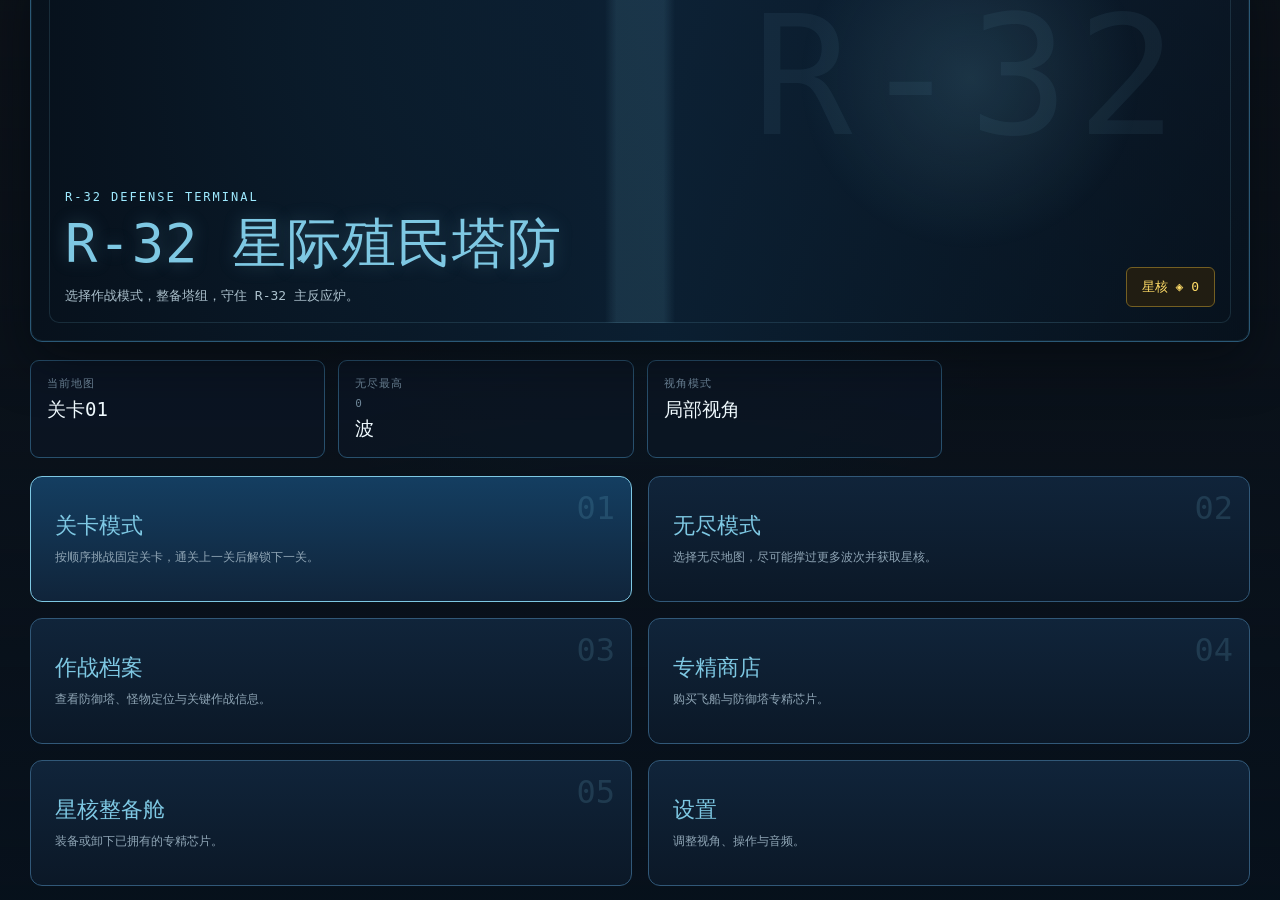
<file: index.html>
<!DOCTYPE html>
<html lang="zh-CN">
<head>
  <meta charset="UTF-8">
  <meta name="viewport" content="width=device-width, initial-scale=1.0">
  <meta http-equiv="refresh" content="0; url=demo.html">
  <title>R-32</title>
</head>
<body>
  <script>location.replace('demo.html');</script>
</body>
</html>
</file>
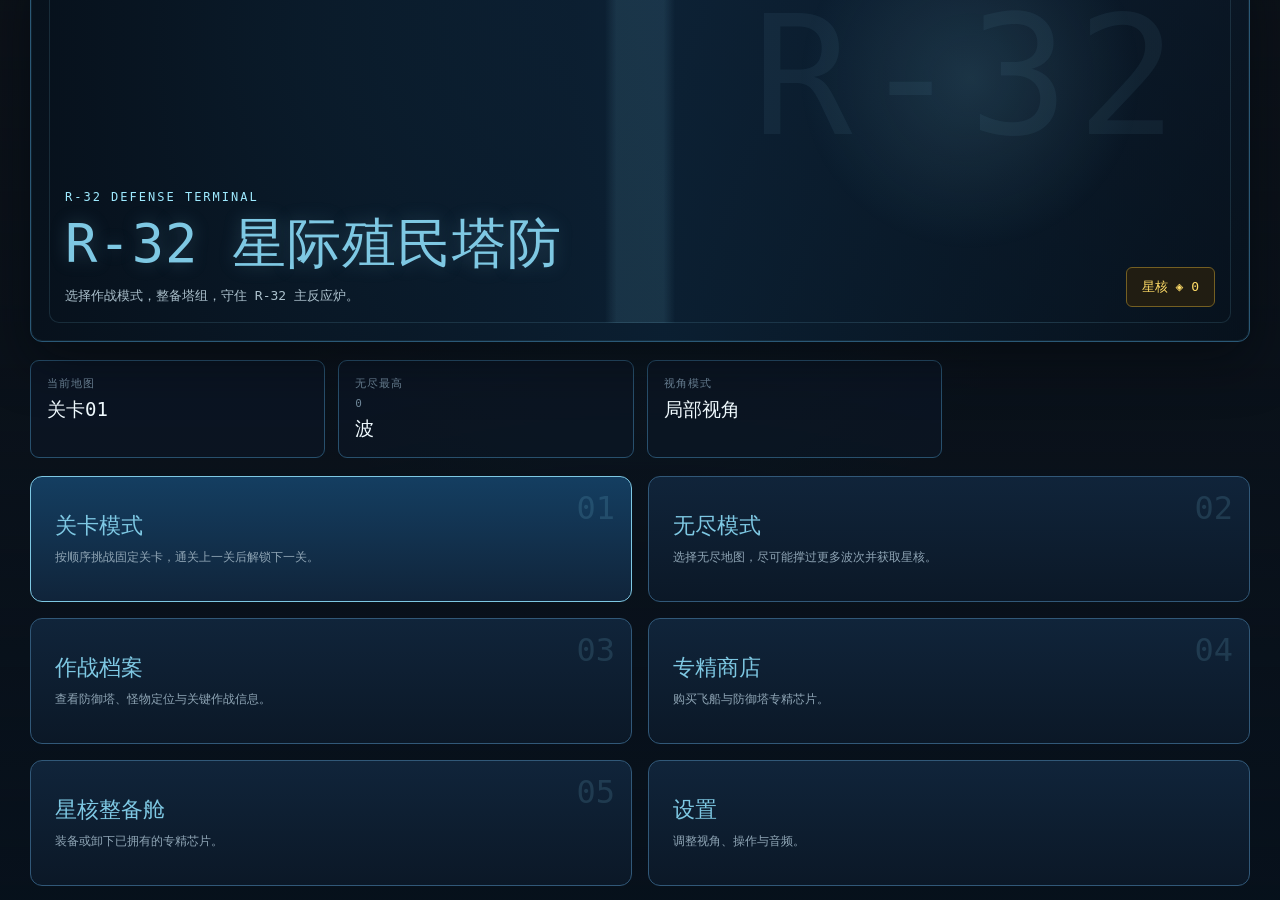
<file: demo.html>
<!DOCTYPE html>
<html lang="zh">
<head>
<meta charset="UTF-8"><meta name="viewport" content="width=device-width, initial-scale=1.0">
<meta http-equiv="Cache-Control" content="no-cache, no-store, must-revalidate">
<meta http-equiv="Pragma" content="no-cache">
<meta http-equiv="Expires" content="0">
<title>R-32 DEMO</title>
<link rel="stylesheet" href="src/styles/main.css?v=20260701-04">
</head>
<body>
<div class="page" id="selectPage">
<div class="homeShell">
  <section class="homePane active" id="homeMainPane">
    <div class="homeHero main">
      <div>
        <div class="homeKicker">R-32 DEFENSE TERMINAL</div>
        <h1>R-32 星际殖民塔防</h1>
        <div class="homeIntro">选择作战模式，整备塔组，守住 R-32 主反应炉。</div>
      </div>
      <div class="coreCount">星核 ◈ <span id="homeCoreCount">0</span></div>
    </div>
    <div class="homeSummaryGrid">
      <div class="summaryCard"><span>当前地图</span><strong id="homeCurrentMode">无尽模式一</strong></div>
      <div class="summaryCard"><span>无尽最高</span><strong><span id="homeBestWave">0</span> 波</strong></div>
      <div class="summaryCard"><span>视角模式</span><strong id="homeViewMode">局部视角</strong></div>
    </div>
    <div class="mainMenuActions">
      <button type="button" class="mainMenuBtn primary" data-home-pane="homeLevelPane" onclick="activateHomePane(this,event)"><strong>关卡模式</strong><span>按顺序挑战固定关卡，通关上一关后解锁下一关。</span></button>
      <button type="button" class="mainMenuBtn" data-home-pane="homeEndlessPane" onclick="activateHomePane(this,event)"><strong>无尽模式</strong><span>选择无尽地图，尽可能撑过更多波次并获取星核。</span></button>
      <button type="button" class="mainMenuBtn" data-home-pane="homeArchivePane" onclick="activateHomePane(this,event)"><strong>作战档案</strong><span>查看防御塔、怪物定位与关键作战信息。</span></button>
      <button type="button" class="mainMenuBtn" id="btnShop"><strong>专精商店</strong><span>购买飞船与防御塔专精芯片。</span></button>
      <button type="button" class="mainMenuBtn" id="btnMeta"><strong>星核整备舱</strong><span>装备或卸下已拥有的专精芯片。</span></button>
      <button type="button" class="mainMenuBtn" data-home-pane="homeSettingsPane" onclick="activateHomePane(this,event)"><strong>设置</strong><span>调整视角、操作与音频。</span></button>
      <button type="button" class="mainMenuBtn dev" id="btnEnemyTest"><strong>怪物攻击测试</strong><span>进入靶场快速生成怪物，验证攻击、弹道、分裂、自爆和反应炉伤害。</span></button>
    </div>
  </section>

  <section class="homePane" id="homeLevelPane">
    <div class="homeNavBar">
      <div class="homeNavTitle">
        <h2>关卡模式</h2>
        <p>固定关卡按顺序解锁，通关每关获得 1 星核。</p>
      </div>
      <button type="button" class="menuBtn" data-home-pane="homeMainPane" onclick="activateHomePane(this,event)">返回主界面</button>
    </div>
    <div class="homeStack">
      <section class="homeSection">
        <div class="modeGrid" data-mode-group="level">
          <div class="modeCard active" data-mode="level1">
            <strong>关卡01</strong>
            单入口长蛇形路线，基础战线与反应炉距离规则验证。
            <span class="modeMeta" data-level-state>可挑战</span>
          </div>
          <div class="modeCard" data-mode="level2">
            <strong>关卡02</strong>
            上下双入口在中段汇流，考验减速、AOE 与汇流点防守。
            <span class="modeMeta" data-level-state>未解锁</span>
          </div>
          <div class="modeCard" data-mode="level3">
            <strong>关卡03</strong>
            双入口绕行中央封闭区，拉扯内外圈战线与经济扩张。
            <span class="modeMeta" data-level-state>未解锁</span>
          </div>
          <div class="modeCard" data-mode="level4">
            <strong>关卡04</strong>
            三入口多线压迫，需要分线布防与火力转移。
            <span class="modeMeta" data-level-state>未解锁</span>
          </div>
          <div class="modeCard" data-mode="level5">
            <strong>关卡05</strong>
            四入口大地图关卡，原五关收束测试。
            <span class="modeMeta" data-level-state>未解锁</span>
          </div>
          <div class="modeCard" data-mode="level6">
            <strong>关卡06</strong>
            后续关卡，顶部核心与多方向夹击，15 波。
            <span class="modeMeta" data-level-state>未解锁</span>
          </div>
          <div class="modeCard" data-mode="level7">
            <strong>关卡07</strong>
            后续关卡，左侧核心与右侧多入口，15 波。
            <span class="modeMeta" data-level-state>未解锁</span>
          </div>
          <div class="modeCard" data-mode="level8">
            <strong>关卡08</strong>
            后续关卡，角落核心与长距离奔波，15 波。
            <span class="modeMeta" data-level-state>未解锁</span>
          </div>
          <div class="modeCard" data-mode="level9">
            <strong>关卡09</strong>
            后续关卡，使用当前第 4 份关卡数据，15 波。
            <span class="modeMeta" data-level-state>未解锁</span>
          </div>
        </div>
      </section>
      <section class="homeSection">
        <div class="sectionHead">
          <div>
            <h2>选择出击塔组</h2>
            <p>最多携带 10 种塔。根据战区压力配置本次防线。</p>
          </div>
          <div class="loadoutCounter"><span class="selCount">0</span>/10</div>
        </div>
        <div class="towerGrid" data-loadout-grid></div>
      </section>
      <section class="homeSection startDock">
        <div class="sectionHead">
          <div>
            <h2>确认出击</h2>
            <p class="modeHint">选择关卡01出击塔（最多10个）</p>
          </div>
          <div class="loadoutCounter"><span class="homeStartTowerCount">0</span>/10</div>
        </div>
        <button type="button" class="btnStartMode" disabled>开始关卡01</button>
      </section>
    </div>
  </section>

  <section class="homePane" id="homeEndlessPane">
    <div class="homeNavBar">
      <div class="homeNavTitle">
        <h2>无尽模式</h2>
        <p>选择无尽地图后配置塔组；每完整撑过 5 波结算 1 星核。</p>
      </div>
      <button type="button" class="menuBtn" data-home-pane="homeMainPane" onclick="activateHomePane(this,event)">返回主界面</button>
    </div>
    <div class="homeStack">
      <section class="homeSection">
        <div class="modeGrid" data-mode-group="endless">
          <div class="modeCard" data-mode="endless1">
            <strong>无尽模式一</strong>
            大物理地图，8 入口长廊压向中央主反应炉；每完整撑过 5 波结算 1 星核。
          </div>
        </div>
      </section>
      <section class="homeSection">
        <div class="sectionHead">
          <div>
            <h2>选择出击塔组</h2>
            <p>最多携带 10 种塔。准备长期覆盖、多线扩张与后期补强。</p>
          </div>
          <div class="loadoutCounter"><span class="selCount">0</span>/10</div>
        </div>
        <div class="towerGrid" data-loadout-grid></div>
      </section>
      <section class="homeSection startDock">
        <div class="sectionHead">
          <div>
            <h2>确认出击</h2>
            <p class="modeHint">选择无尽模式一出击塔（最多10个）</p>
          </div>
          <div class="loadoutCounter"><span class="homeStartTowerCount">0</span>/10</div>
        </div>
        <button type="button" class="btnStartMode" disabled>开始无尽模式一</button>
      </section>
    </div>
  </section>

  <section class="homePane archivePage" id="homeArchivePane">
    <div class="homeNavBar">
      <div class="homeNavTitle">
        <h2>作战档案</h2>
        <p>防御塔与怪物资料分栏归档。怪物速度以作战评级标记。</p>
      </div>
      <button type="button" class="menuBtn" data-home-pane="homeMainPane" onclick="activateHomePane(this,event)">返回主界面</button>
    </div>
    <section class="homeSection">
      <div class="archiveTabs" aria-label="档案分类">
        <button type="button" class="archiveTab active" data-archive-type="tower">防御塔</button>
        <button type="button" class="archiveTab" data-archive-type="enemy">怪物</button>
      </div>
      <div class="archiveLayout">
        <div class="archiveList" id="archiveList"></div>
        <div class="archiveDetail" id="archiveDetail"></div>
      </div>
    </section>
  </section>

  <section class="homePane" id="homeSettingsPane">
    <div class="homeNavBar">
      <div class="homeNavTitle">
        <h2>设置</h2>
        <p>调整视角、操作提示与音频状态。</p>
      </div>
      <button type="button" class="menuBtn" data-home-pane="homeMainPane" onclick="activateHomePane(this,event)">返回主界面</button>
    </div>
    <section class="homeSection">
      <div class="settingsLayout">
        <div class="settingsTabs" aria-label="设置分类">
          <button type="button" class="settingsTab active" data-settings-tab="display">显示与视角</button>
          <button type="button" class="settingsTab" data-settings-tab="controls">操作</button>
          <button type="button" class="settingsTab" data-settings-tab="audio">音频</button>
        </div>
        <div class="settingsPanel">
          <div class="settingsCategory active" data-settings-panel="display">
            <h3>显示与视角</h3>
            <p>选择适合当前战区的观察方式。</p>
            <div class="settingsRow">
              <div>
                <strong>当前视角：<span id="homeSettingsViewMode">局部视角</span></strong>
                <div class="settingsHint">全局视角适合看全局布防；局部视角适合大地图移动和细节操作。</div>
              </div>
              <button type="button" class="settingBtn" id="btnViewToggle" data-view-toggle onclick="ViewModeController.handleButton(this,event)">视角切换</button>
            </div>
            <div class="settingsRow">
              <div>
                <strong>小地图</strong>
                <div class="settingsHint">小地图是局部视角的配套显示，不再作为独立开关。</div>
              </div>
              <span class="archivePill">自动</span>
            </div>
          </div>
          <div class="settingsCategory" data-settings-panel="controls">
            <h3>操作</h3>
            <p>掌握移动、暂停与退出指令。</p>
            <div class="settingsRow">
              <div>
                <strong>移动与暂停</strong>
                <div class="settingsHint">WASD 移动；右键移动飞船；空格暂停。</div>
              </div>
            </div>
            <div class="settingsRow">
              <div>
                <strong>退出优先级</strong>
                <div class="settingsHint">ESC 优先退出当前操作，没有可退出内容时打开暂停菜单。</div>
              </div>
            </div>
          </div>
          <div class="settingsCategory" data-settings-panel="audio">
            <h3>音频</h3>
            <p>当前为静默作战。</p>
            <div class="settingsRow">
              <div>
                <strong>静默模式</strong>
                <div class="settingsHint">不会播放音乐或效果音。</div>
              </div>
            </div>
          </div>
        </div>
      </div>
    </section>
  </section>
</div>
</div>
<div class="page" id="metaPage">
<div class="metaHeader">
  <div>
    <h2>星核整备舱</h2>
    <div class="sub">装备或卸下已拥有的专精芯片。已装备芯片会在作战中生效。</div>
  </div>
  <div>
    <span class="coreCount">星核 ◈ <span id="metaCoreCount">0</span></span>
    <button class="menuBtn" id="btnMetaArchive">查看作战档案</button>
    <button class="menuBtn" id="btnMetaBack">返回部署终端</button>
  </div>
</div>
<div class="metaBody metaSystem">
  <aside class="metaRail" aria-label="整备分类">
    <button type="button" class="metaRailBtn active" data-meta-screen="equip" data-meta-group="ship">
      <strong>舰载系统</strong><span>飞船与反应炉芯片</span>
    </button>
    <button type="button" class="metaRailBtn" data-meta-screen="equip" data-meta-group="tower">
      <strong>防御塔</strong><span>塔专精芯片</span>
    </button>
  </aside>
  <section class="metaWorkspace">
    <div class="metaSectionHead">
      <div>
        <h3 id="metaEquipTitle">舰载系统</h3>
        <p id="metaEquipHint">选择芯片查看装备状态与前置条件。</p>
      </div>
      <span class="metaBadge" id="metaEquipSummary">0 已装备</span>
    </div>
    <div class="metaGrid active" id="shipMetaGrid" data-meta-group-panel="ship"></div>
    <div class="metaGrid" id="towerMetaGrid" data-meta-group-panel="tower"></div>
  </section>
  <aside class="metaDetailPanel" id="metaEquipDetail"></aside>
</div>
</div>
<div class="page" id="shopPage">
<div class="metaHeader">
  <div>
    <h2>专精商店</h2>
    <div class="sub">使用星核购买飞船与防御塔专精芯片。芯片需要在星核整备舱装备后生效。</div>
  </div>
  <div>
    <span class="coreCount">星核 ◈ <span id="shopCoreCount">0</span></span>
    <button class="menuBtn" id="btnShopArchive">查看作战档案</button>
    <button class="menuBtn" id="btnShopBack">返回部署终端</button>
  </div>
</div>
<div class="metaBody metaSystem">
  <aside class="metaRail" aria-label="商店分类">
    <button type="button" class="metaRailBtn active" data-meta-screen="shop" data-meta-group="ship">
      <strong>舰载系统</strong><span>飞船与反应炉芯片</span>
    </button>
    <button type="button" class="metaRailBtn" data-meta-screen="shop" data-meta-group="tower">
      <strong>防御塔</strong><span>塔专精芯片</span>
    </button>
  </aside>
  <section class="metaWorkspace">
    <div class="metaSectionHead">
      <div>
        <h3 id="metaShopTitle">舰载系统</h3>
        <p id="metaShopHint">购买芯片后，需要进入整备舱装备才会生效。</p>
      </div>
      <span class="metaBadge" id="metaShopSummary">0 可购买</span>
    </div>
    <div class="metaGrid active" id="shopShipGrid" data-meta-group-panel="ship"></div>
    <div class="metaGrid" id="shopTowerGrid" data-meta-group-panel="tower"></div>
  </section>
  <aside class="metaDetailPanel" id="metaShopDetail"></aside>
</div>
</div>
<div class="page" id="gamePage" style="display:none;flex-direction:column">
<div id="hud">
  <div class="hud-item">⚡<span id="hudEnergy">200</span> <span style="color:#44ff88">+<span id="hudIncome">5</span>/s</span></div>
  <div class="hud-item">核心 <span id="hudReactor">200</span></div>
  <div class="hud-item">小反应炉 <span id="hudSmallReactors">0/5</span></div>
  <div class="hud-item">波次 <span id="hudWave">1</span></div>
  <div class="hud-item">完成 <span id="hudCompleted">0</span></div>
  <div class="hud-item">残敌 <span id="hudEnemies">0</span></div>
  <div class="hud-item">塔 <span id="hudTowers">0</span></div>
  <div class="hud-item"><span id="hudPhase">准备 10.0s</span></div>
  <div class="hud-item">FPS <span id="hudFps">--</span></div>
</div>
<div id="miniMapWrap">
  <canvas id="miniMap" width="262" height="166"></canvas>
  <div class="miniMapLabel">TACTICAL MAP</div>
</div>
<div id="controlHints">
  <span>右键</span>移动 · <span>B</span>建造 · <span>1-0</span>选塔 · <span>R</span>小反应炉 · <span>滚轮</span>切换 · <span>V/U</span>升级 · <span>X</span>出售 · <span>Esc/空格</span>暂停
</div>
<div id="enemyTestPanel">
  <div class="enemyTestHead">
    <strong>怪物攻击沙盒</strong>
    <span>纯沙盒</span>
  </div>
  <label>怪物
    <select id="enemyTestEnemy"></select>
  </label>
  <label>数量
    <input id="enemyTestCount" type="number" min="1" max="200" value="10">
  </label>
  <label>出怪间隔 ms
    <input id="enemyTestInterval" type="number" min="80" max="3000" step="10" value="450">
  </label>
  <div class="enemyTestInfo" id="enemyTestInfo"></div>
  <div class="enemyTestActions">
    <button type="button" id="enemyTestStart">开始</button>
    <button type="button" id="enemyTestStop">结束</button>
    <button type="button" id="enemyTestClear">清怪</button>
    <button type="button" id="enemyTestReset">重置沙盒</button>
  </div>
  <div class="enemyTestHp" id="enemyTestHp"></div>
  <div class="enemyTestLog" id="enemyTestLog"></div>
</div>
<div id="buildPanel"></div>
<div id="twPanel">
  <div class="twPanelHead">
    <h3 id="twName">-</h3>
    <button type="button" class="panelClose" id="btnCloseTw" title="关闭面板">×</button>
  </div>
  <div id="twStats"></div>
  <div id="twUpgradePreview"></div>
  <button type="button" class="drone-energy on" id="btnDroneEnergy">自动补员耗能：允许</button>
  <button type="button" class="upg" id="btnUpgrade">
    升级 <span id="twUpCost">-</span><span class="key">V</span>
  </button>
  <div class="tw-action-hint" id="twActionHint"></div>
  <button type="button" class="sell" id="btnSell">
    出售 <span id="twSell">-</span><span class="key">X</span>
  </button>
</div>
<div id="channelPanel">
  <div class="channelHead">
    <span id="channelLabel">正在建造</span>
    <span id="channelTime">0.0s</span>
  </div>
  <div class="channelTrack"><div class="channelFill" id="channelFill"></div></div>
  <div class="channelHint">离开操作范围会中断 · Esc 取消读条</div>
</div>
</div>
<div id="gameOverPanel">
  <div class="gameOverCard">
    <h2>防线失守</h2>
    <p>完整撑过 <strong id="resultWaves">0</strong> 波</p>
    <p class="reward">本局获得 ◈ <span id="resultReward">0</span> 星核</p>
    <p>现有星核：<strong id="resultCores">0</strong></p>
    <button class="menuBtn" id="btnReturnHome">返回主页面</button>
  </div>
</div>
<div id="pausePanel">
  <div class="pauseCard">
    <h2>游戏已暂停</h2>
    <p>Esc 或空格键可继续游戏</p>
    <div class="pauseSettings">
      <div class="settingsRow">
        <div>
          <strong>当前视角：<span id="pauseViewMode">局部视角</span></strong>
          <div class="settingsHint">暂停时也可以直接切换局部/全局视角。</div>
        </div>
        <button type="button" class="settingBtn" id="btnPauseViewToggle" data-view-toggle onclick="ViewModeController.handleButton(this,event)">视角切换</button>
      </div>
    </div>
    <div class="pauseActions">
      <button class="menuBtn" id="btnPauseContinue">继续游戏</button>
      <button class="menuBtn danger" id="btnPauseHome">返回主页面</button>
    </div>
  </div>
</div>
<script>
window.addEventListener('error',function(event){
  var target=event.target;
  if(!target||target.tagName!=='SCRIPT')return;
  var panel=document.getElementById('r32LoadErrorPanel');
  if(!panel){
    panel=document.createElement('div');
    panel.id='r32LoadErrorPanel';
    panel.style.cssText='position:fixed;inset:16px;z-index:10000;padding:18px;background:#080d16ee;color:#d8f6ff;border:1px solid #7ec8e3;border-radius:10px;font:14px/1.6 sans-serif';
    document.body.appendChild(panel);
  }
  panel.textContent='R-32 脚本加载失败：'+(target.getAttribute('src')||'unknown script');
},true);
</script>
<script src="vendor/phaser.min.js?v=20260701-01"></script>
<script src="src/data/towers.js?v=20260701-01"></script>
<script src="src/data/enemies.js?v=20260701-01"></script>
<script src="src/data/archive.js?v=20260701-01"></script>
<script src="src/data/meta.js?v=20260701-01"></script>
<script src="src/data/game-config.js?v=20260701-03"></script>
<script src="src/data/levels.js?v=20260701-01"></script>
<script src="src/data/imported-level-maps.js?v=20260701-03"></script>
<script src="src/core/map-utils.js?v=20260701-01"></script>
<script src="src/core/pathfinding.js?v=20260701-01"></script>
<script src="src/core/game-instance.js?v=20260701-01"></script>
<script src="src/core/debug-tools.js?v=20260701-01"></script>
<script src="src/ui/archive-ui.js?v=20260701-01"></script>
<script src="src/render/blueprint-art.js?v=20260701-01"></script>
<script src="src/render/texture-factory.js?v=20260701-01"></script>
<script src="src/game/scene-setup.js?v=20260701-01"></script>
<script src="src/game/minimap.js?v=20260701-01"></script>
<script src="src/game/input-controller.js?v=20260701-01"></script>
<script src="src/game/build-panel.js?v=20260701-01"></script>
<script src="src/game/placement-controller.js?v=20260701-01"></script>
<script src="src/game/tower-panel.js?v=20260701-01"></script>
<script src="src/game/drone-controller.js?v=20260701-01"></script>
<script src="src/game/combat-utils.js?v=20260701-03"></script>
<script src="src/game/tower-runtime.js?v=20260701-01"></script>
<script src="src/game/tower-healing.js?v=20260701-01"></script>
<script src="src/game/tower-special-attacks.js?v=20260701-01"></script>
<script src="src/game/tower-basic-attacks.js?v=20260701-01"></script>
<script src="src/game/tower-combat.js?v=20260701-01"></script>
<script src="src/game/projectile-controller.js?v=20260701-01"></script>
<script src="src/game/enemy-navigation.js?v=20260701-01"></script>
<script src="src/game/enemy-targeting.js?v=20260701-01"></script>
<script src="src/game/enemy-structures.js?v=20260701-01"></script>
<script src="src/game/enemy-status.js?v=20260701-01"></script>
<script src="src/game/enemy-combat.js?v=20260701-03"></script>
<script src="src/game/enemy-waves.js?v=20260701-02"></script>
<script src="src/game/enemy-controller.js?v=20260701-01"></script>
<script src="src/game/enemy-test-lab.js?v=20260701-01"></script>
<script src="src/game/player-runtime.js?v=20260701-01"></script>
<script src="src/game/hud-overlay.js?v=20260701-01"></script>
<script src="src/core/meta-store.js?v=20260701-01"></script>
<script src="src/core/runtime-maps.js?v=20260702-01"></script>
<script src="src/ui/view-settings.js?v=20260701-01"></script>
<script src="src/ui/draggable-panels.js?v=20260701-01"></script>
<script src="src/ui/meta-ui.js?v=20260701-01"></script>
<script src="src/ui/home-ui.js?v=20260701-04"></script>
<script src="src/ui/page-flow.js?v=20260701-01"></script>
<script src="src/game/game-scene.js?v=20260701-01"></script>
<script src="src/game/bootstrap.js?v=20260701-01"></script>
</body>
</html>
</file>
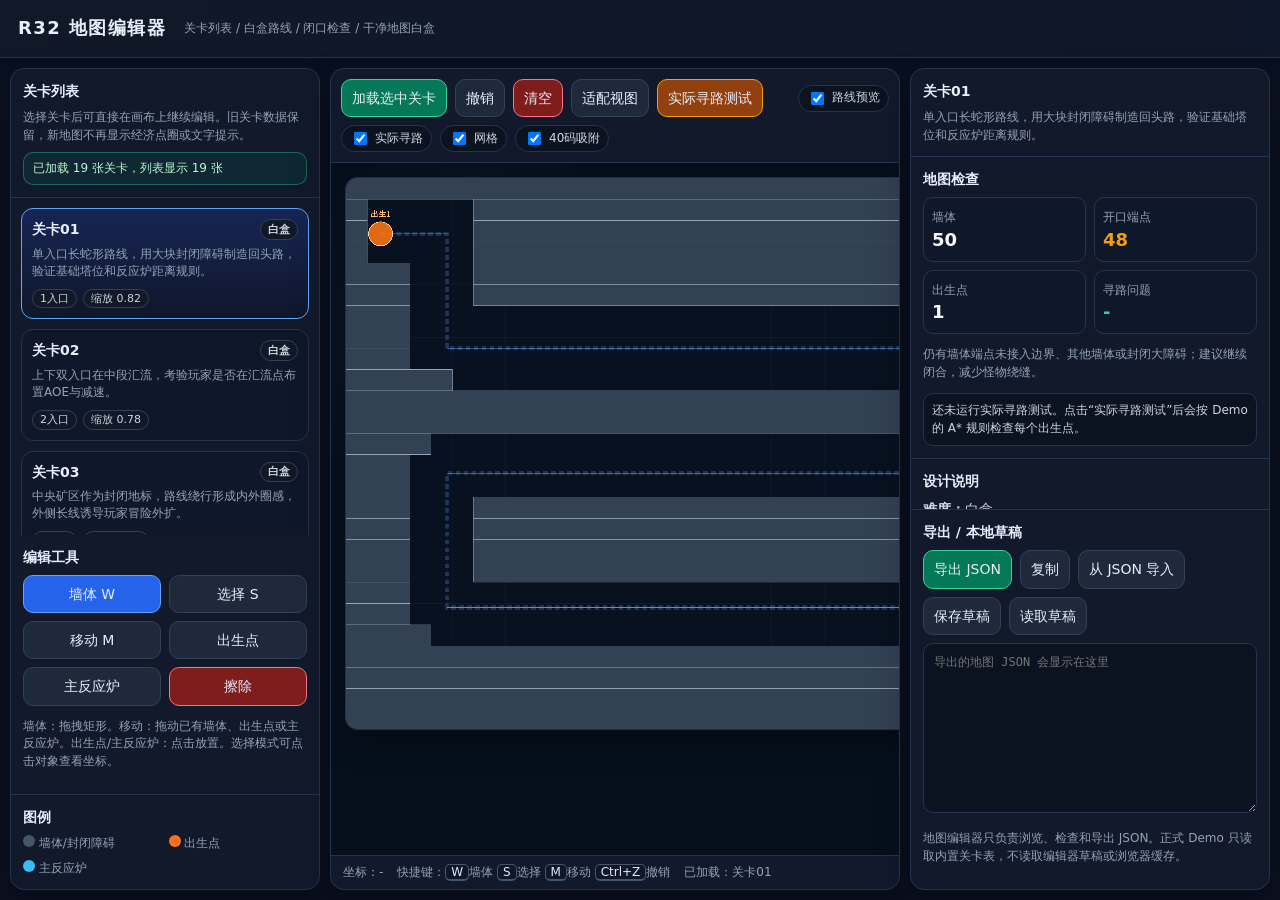
<file: map-editor.html>
<!DOCTYPE html>
<html lang="zh-CN">
<head>
  <meta charset="utf-8" />
  <meta name="viewport" content="width=device-width, initial-scale=1" />
  <title>R32 地图编辑器</title>
  <style>
    :root{
      --bg:#0b1020;
      --panel:#121a2c;
      --panel2:#17223a;
      --ink:#e8eefc;
      --muted:#94a3b8;
      --line:#25334f;
      --accent:#60a5fa;
      --accent2:#34d399;
      --warn:#f59e0b;
      --danger:#fb7185;
      --wall:#475569;
      --wallStroke:#94a3b8;
      --spawn:#f97316;
      --reactor:#38bdf8;
      --pocket:#a78bfa;
    }
    *{box-sizing:border-box}
    html,body{height:100%;margin:0;background:var(--bg);color:var(--ink);font:14px/1.45 "Microsoft YaHei",system-ui,-apple-system,BlinkMacSystemFont,"Segoe UI",sans-serif}
    body{display:grid;grid-template-rows:auto 1fr;overflow:hidden}
    header{height:58px;display:flex;align-items:center;gap:18px;padding:0 18px;border-bottom:1px solid var(--line);background:linear-gradient(90deg,#111827,#0f172a)}
    h1{font-size:18px;margin:0;letter-spacing:.08em}
    header .hint{color:var(--muted);font-size:12px}
    .wrap{min-height:0;display:grid;grid-template-columns:310px minmax(520px,1fr) 360px;gap:10px;padding:10px}
    aside,.stage,.inspector{min-height:0;border:1px solid var(--line);background:rgba(18,26,44,.96);border-radius:14px;box-shadow:0 18px 40px rgba(0,0,0,.24);overflow:hidden}
    aside,.inspector{display:flex;flex-direction:column}
    .section{padding:12px;border-bottom:1px solid var(--line)}
    .section:last-child{border-bottom:0}
    h2,h3{margin:0 0 8px;font-size:14px}
    .small{font-size:12px;color:var(--muted)}
    .levels{overflow:auto;padding:10px;display:flex;flex-direction:column;gap:10px}
    .level-card{border:1px solid var(--line);border-radius:12px;background:#0f172a;padding:10px;cursor:pointer;transition:.16s border,.16s transform,.16s background}
    .level-card:hover{transform:translateY(-1px);border-color:#3b82f6}
    .level-card.active{border-color:var(--accent);background:linear-gradient(180deg,#172554,#0f172a)}
    .level-title{display:flex;justify-content:space-between;gap:8px;font-weight:700}
    .tag{display:inline-flex;align-items:center;border:1px solid #334155;border-radius:999px;padding:1px 7px;font-size:11px;color:#cbd5e1;background:#111827;white-space:nowrap}
    .meta{display:flex;flex-wrap:wrap;gap:6px;margin-top:8px}
    .boot-status{margin-top:8px;border:1px solid rgba(52,211,153,.38);border-radius:10px;background:rgba(4,120,87,.16);color:#bbf7d0;padding:7px 9px;font-size:12px}
    .boot-status.bad{border-color:rgba(251,113,133,.7);background:rgba(127,29,29,.26);color:#fecdd3}
    .tools{display:grid;grid-template-columns:repeat(2,1fr);gap:8px}
    button,select,input,textarea{font:inherit}
    button{border:1px solid #334155;background:#1e293b;color:var(--ink);border-radius:10px;padding:8px 10px;cursor:pointer}
    button:hover{border-color:#60a5fa;background:#263449}
    button.active{background:#2563eb;border-color:#60a5fa}
    button.good{background:#047857;border-color:#34d399}
    button.warn{background:#92400e;border-color:#f59e0b}
    button.danger{background:#7f1d1d;border-color:#fb7185}
    .stage{display:grid;grid-template-rows:auto 1fr auto}
    .toolbar{display:flex;align-items:center;gap:8px;padding:10px;border-bottom:1px solid var(--line);flex-wrap:wrap}
    .toolbar .spacer{flex:1}
    .canvas-wrap{min-height:0;overflow:auto;background:
      radial-gradient(circle at 25% 25%,rgba(59,130,246,.09),transparent 30%),
      radial-gradient(circle at 75% 55%,rgba(52,211,153,.07),transparent 30%),
      #06101d;padding:14px}
    canvas{display:block;background:#07111f;border:1px solid #233047;border-radius:12px;box-shadow:0 10px 34px rgba(0,0,0,.35);image-rendering:auto}
    canvas.move-mode{cursor:move}
    .status{display:flex;gap:14px;align-items:center;padding:8px 12px;border-top:1px solid var(--line);color:var(--muted);font-size:12px;white-space:nowrap;overflow:hidden}
    .stats{display:grid;grid-template-columns:repeat(2,1fr);gap:8px}
    .stat{border:1px solid var(--line);border-radius:10px;padding:8px;background:#0f172a}
    .stat b{display:block;font-size:18px;color:#f8fafc}
    .notes{overflow:auto;padding-bottom:10px}
    .notes p{margin:8px 0;color:#cbd5e1}
    .notes ul{margin:8px 0 0 18px;padding:0;color:#cbd5e1}
    .notes li{margin:5px 0}
    textarea{width:100%;min-height:170px;resize:vertical;border:1px solid var(--line);border-radius:10px;background:#0b1220;color:#dbeafe;padding:10px;font-family:Consolas,monospace;font-size:12px}
    .row{display:flex;gap:8px;align-items:center;flex-wrap:wrap}
    .pill{display:inline-flex;align-items:center;gap:5px;border:1px solid var(--line);border-radius:999px;padding:3px 8px;background:#0b1220;color:#cbd5e1;font-size:12px}
    .legend{display:grid;grid-template-columns:repeat(2,1fr);gap:7px}
    .swatch{width:12px;height:12px;border-radius:50%;display:inline-block}
    .kbd{border:1px solid #475569;border-bottom-width:2px;border-radius:5px;padding:0 5px;background:#0f172a;color:#e2e8f0}
    .path-report{display:flex;flex-direction:column;gap:6px;margin-top:8px}
    .path-row{border:1px solid var(--line);border-radius:10px;background:#0b1220;padding:8px;color:#cbd5e1;font-size:12px}
    .path-row.ok{border-color:rgba(52,211,153,.45)}
    .path-row.warn{border-color:rgba(245,158,11,.7);background:rgba(146,64,14,.18)}
    .path-row.bad{border-color:rgba(251,113,133,.75);background:rgba(127,29,29,.18)}
    @media(max-width:1200px){
      .wrap{grid-template-columns:280px 1fr}
      .inspector{grid-column:1/3;min-height:260px}
      body{overflow:auto}
    }
  </style>
</head>
<body>
  <header>
    <h1>R32 地图编辑器</h1>
    <div class="hint">关卡列表 / 白盒路线 / 闭口检查 / 干净地图白盒</div>
  </header>

  <div class="wrap">
    <aside>
      <div class="section">
        <h2>关卡列表</h2>
        <div class="small">选择关卡后可直接在画布上继续编辑。旧关卡数据保留，新地图不再显示经济点圈或文字提示。</div>
        <div id="editorBootStatus" class="boot-status">正在检查关卡数据……</div>
      </div>
      <div id="levelList" class="levels"></div>
      <div class="section">
        <h3>编辑工具</h3>
        <div class="tools">
          <button data-mode="wall" class="active">墙体 W</button>
          <button data-mode="select">选择 S</button>
          <button data-mode="move">移动 M</button>
          <button data-mode="spawn">出生点</button>
          <button data-mode="reactor">主反应炉</button>
          <button data-mode="erase" class="danger">擦除</button>
        </div>
        <p class="small">墙体：拖拽矩形。移动：拖动已有墙体、出生点或主反应炉。出生点/主反应炉：点击放置。选择模式可点击对象查看坐标。</p>
      </div>
      <div class="section">
        <h3>图例</h3>
        <div class="legend small">
          <span><i class="swatch" style="background:var(--wall)"></i> 墙体/封闭障碍</span>
          <span><i class="swatch" style="background:var(--spawn)"></i> 出生点</span>
          <span><i class="swatch" style="background:var(--reactor)"></i> 主反应炉</span>
        </div>
      </div>
    </aside>

    <main class="stage">
      <div class="toolbar">
        <button id="loadLevel" class="good">加载选中关卡</button>
        <button id="undoBtn">撤销</button>
        <button id="clearBtn" class="danger">清空</button>
        <button id="fitBtn">适配视图</button>
        <button id="testPathBtn" class="warn">实际寻路测试</button>
        <span class="spacer"></span>
        <label class="pill"><input id="showRoutes" type="checkbox" checked> 路线预览</label>
        <label class="pill"><input id="showActualPaths" type="checkbox" checked> 实际寻路</label>
        <label class="pill"><input id="showGrid" type="checkbox" checked> 网格</label>
        <label class="pill"><input id="snapGrid" type="checkbox" checked> 40码吸附</label>
      </div>
      <div class="canvas-wrap" id="canvasWrap">
        <canvas id="map" width="7356" height="4144"></canvas>
      </div>
      <div class="status">
        <span id="coord">坐标：-</span>
        <span>快捷键：<span class="kbd">W</span>墙体 <span class="kbd">S</span>选择 <span class="kbd">M</span>移动 <span class="kbd">Ctrl+Z</span>撤销</span>
        <span id="saveState"></span>
      </div>
    </main>

    <aside class="inspector">
      <div class="section">
        <h2 id="levelName">-</h2>
        <div id="levelSummary" class="small"></div>
      </div>
      <div class="section">
        <h3>地图检查</h3>
        <div class="stats">
          <div class="stat"><span class="small">墙体</span><b id="wallCount">0</b></div>
          <div class="stat"><span class="small">开口端点</span><b id="openEnds">0</b></div>
          <div class="stat"><span class="small">出生点</span><b id="spawnCount">0</b></div>
          <div class="stat"><span class="small">寻路问题</span><b id="pathIssues">-</b></div>
        </div>
        <p id="checkHint" class="small"></p>
        <div id="pathReport" class="path-report"></div>
      </div>
      <div class="section notes">
        <h3>设计说明</h3>
        <div id="designNotes"></div>
      </div>
      <div class="section">
        <h3>导出 / 本地草稿</h3>
        <div class="row" style="margin-bottom:8px">
          <button id="exportBtn" class="good">导出 JSON</button>
          <button id="copyBtn">复制</button>
          <button id="importBtn">从 JSON 导入</button>
          <button id="saveDraftBtn">保存草稿</button>
          <button id="loadDraftBtn">读取草稿</button>
        </div>
        <textarea id="out" spellcheck="false" placeholder="导出的地图 JSON 会显示在这里"></textarea>
        <p class="small">地图编辑器只负责浏览、检查和导出 JSON。正式 Demo 只读取内置关卡表，不读取编辑器草稿或浏览器缓存。</p>
      </div>
    </aside>
  </div>

  <script src="src/data/imported-level-maps.js"></script>
  <script>
    const W = 7356;
    const H = 4144;
    const canvas = document.getElementById('map');
    const ctx = canvas.getContext('2d');
    const wrap = document.getElementById('canvasWrap');
    const $ = id => document.getElementById(id);
    const clone = value => JSON.parse(JSON.stringify(value));
    const outerWalls = () => [[0,0,W,80],[0,0,80,H],[W-80,0,80,H],[0,H-80,W,80]];
    const box = (x,y,w,h) => [x,y,w,h];
    const route = points => points.map(([x,y]) => ({x,y}));
    const CELL = 80;
    const NAV_CLEARANCE = 20;

    function distToSegment(px, py, ax, ay, bx, by){
      const vx = bx - ax, vy = by - ay;
      const len2 = vx*vx + vy*vy;
      if(len2 <= 0.0001) return Math.hypot(px - ax, py - ay);
      const t = Math.max(0, Math.min(1, ((px - ax) * vx + (py - ay) * vy) / len2));
      const x = ax + vx * t, y = ay + vy * t;
      return Math.hypot(px - x, py - y);
    }

    function pointNearRoutes(x, y, routeSets, radius){
      return routeSets.some(points => {
        for(let i=1;i<points.length;i++){
          if(distToSegment(x, y, points[i-1][0], points[i-1][1], points[i][0], points[i][1]) <= radius) return true;
        }
        return false;
      });
    }

    function corridorWalls(routeSets, radius=330, step=160){
      const rects = [];
      const cols = Math.ceil(W / step);
      const rows = Math.ceil(H / step);
      for(let r=0;r<rows;r++){
        let runStart = -1;
        for(let c=0;c<=cols;c++){
          const cx = c * step + step/2;
          const cy = r * step + step/2;
          const inBounds = c < cols;
          const insidePlayable = cx > 100 && cx < W-100 && cy > 100 && cy < H-100;
          const open = inBounds && insidePlayable && pointNearRoutes(cx, cy, routeSets, radius);
          const blocked = c < cols && !open;
          if(blocked && runStart < 0) runStart = c;
          if((!blocked || c === cols) && runStart >= 0){
            rects.push([runStart * step, r * step, (c - runStart) * step, step]);
            runStart = -1;
          }
        }
      }
      return rects;
    }

    function pathLength(points){
      let d = 0;
      for(let i=1;i<points.length;i++){
        const a = points[i-1], b = points[i];
        const ax = Array.isArray(a) ? a[0] : a.x, ay = Array.isArray(a) ? a[1] : a.y;
        const bx = Array.isArray(b) ? b[0] : b.x, by = Array.isArray(b) ? b[1] : b.y;
        d += Math.hypot(bx-ax, by-ay);
      }
      return d;
    }

    const LEGACY_EDITOR_LEVELS = [
  {
    "schemaVersion": 1,
    "kind": "level-map",
    "id": "polar-rift-lines",
    "name": "关卡06",
    "levelId": "polar-rift-lines",
    "levelName": "关卡06",
    "summary": "顶部核心，左右翼与下方夹击。中央裂隙形成双翼推进，保留原图顶部核心的紧张感。",
    "unitScale": 0.62,
    "worldSize": {
      "w": 7356,
      "h": 4144
    },
    "walls": [
      [
        0,
        0,
        7360,
        160
      ],
      [
        0,
        160,
        160,
        160
      ],
      [
        2080,
        160,
        1120,
        160
      ],
      [
        4160,
        160,
        1120,
        160
      ],
      [
        7200,
        160,
        160,
        160
      ],
      [
        0,
        320,
        160,
        160
      ],
      [
        2080,
        320,
        640,
        160
      ],
      [
        4640,
        320,
        640,
        160
      ],
      [
        7200,
        320,
        160,
        160
      ],
      [
        0,
        480,
        1440,
        160
      ],
      [
        2080,
        480,
        640,
        160
      ],
      [
        4640,
        480,
        640,
        160
      ],
      [
        5920,
        480,
        1440,
        160
      ],
      [
        0,
        640,
        1440,
        160
      ],
      [
        5920,
        640,
        1440,
        160
      ],
      [
        0,
        800,
        1440,
        160
      ],
      [
        5920,
        800,
        1440,
        160
      ],
      [
        0,
        960,
        1440,
        160
      ],
      [
        5920,
        960,
        1440,
        160
      ],
      [
        0,
        1120,
        1440,
        160
      ],
      [
        5920,
        1120,
        1440,
        160
      ],
      [
        0,
        1280,
        3040,
        160
      ],
      [
        4320,
        1280,
        3040,
        160
      ],
      [
        0,
        1440,
        2880,
        160
      ],
      [
        4480,
        1440,
        2880,
        160
      ],
      [
        0,
        1600,
        2720,
        160
      ],
      [
        3680,
        1600,
        160,
        160
      ],
      [
        4640,
        1600,
        2720,
        160
      ],
      [
        0,
        1760,
        2720,
        160
      ],
      [
        3520,
        1760,
        320,
        160
      ],
      [
        4640,
        1760,
        2720,
        160
      ],
      [
        0,
        1920,
        2560,
        160
      ],
      [
        3520,
        1920,
        480,
        160
      ],
      [
        4800,
        1920,
        2560,
        160
      ],
      [
        0,
        2080,
        2560,
        160
      ],
      [
        3360,
        2080,
        800,
        160
      ],
      [
        4800,
        2080,
        2560,
        160
      ],
      [
        0,
        2240,
        2560,
        160
      ],
      [
        3360,
        2240,
        800,
        160
      ],
      [
        4800,
        2240,
        2560,
        160
      ],
      [
        0,
        2400,
        2560,
        160
      ],
      [
        3360,
        2400,
        800,
        160
      ],
      [
        4800,
        2400,
        2560,
        160
      ],
      [
        0,
        2560,
        2560,
        160
      ],
      [
        3360,
        2560,
        800,
        160
      ],
      [
        4800,
        2560,
        2560,
        160
      ],
      [
        0,
        2720,
        1280,
        160
      ],
      [
        3360,
        2720,
        800,
        160
      ],
      [
        6080,
        2720,
        1280,
        160
      ],
      [
        0,
        2880,
        1280,
        160
      ],
      [
        3840,
        2880,
        320,
        160
      ],
      [
        6080,
        2880,
        1280,
        160
      ],
      [
        0,
        3040,
        1120,
        160
      ],
      [
        4000,
        3040,
        160,
        160
      ],
      [
        6240,
        3040,
        1120,
        160
      ],
      [
        0,
        3200,
        1120,
        160
      ],
      [
        4000,
        3200,
        320,
        160
      ],
      [
        6240,
        3200,
        1120,
        160
      ],
      [
        0,
        3360,
        1120,
        160
      ],
      [
        1760,
        3360,
        960,
        160
      ],
      [
        4000,
        3360,
        1600,
        160
      ],
      [
        7200,
        3360,
        160,
        160
      ],
      [
        0,
        3520,
        160,
        160
      ],
      [
        1760,
        3520,
        1600,
        160
      ],
      [
        4000,
        3520,
        1600,
        160
      ],
      [
        7200,
        3520,
        160,
        160
      ],
      [
        0,
        3680,
        160,
        160
      ],
      [
        1760,
        3680,
        1600,
        160
      ],
      [
        4000,
        3680,
        1600,
        160
      ],
      [
        7200,
        3680,
        160,
        160
      ],
      [
        0,
        3840,
        160,
        160
      ],
      [
        1760,
        3840,
        1600,
        160
      ],
      [
        4000,
        3840,
        3360,
        160
      ],
      [
        0,
        4000,
        7360,
        160
      ]
    ],
    "spawns": [
      [
        240,
        3800
      ],
      [
        7040,
        3600
      ],
      [
        180,
        180
      ],
      [
        7180,
        180
      ],
      [
        3680,
        3960
      ]
    ],
    "reactor": {
      "x": 3680,
      "y": 420
    },
    "pockets": [],
    "paths": [
      [
        [
          null,
          null
        ],
        [
          null,
          null
        ],
        [
          null,
          null
        ],
        [
          null,
          null
        ],
        [
          null,
          null
        ],
        [
          null,
          null
        ],
        [
          null,
          null
        ]
      ],
      [
        [
          null,
          null
        ],
        [
          null,
          null
        ],
        [
          null,
          null
        ],
        [
          null,
          null
        ],
        [
          null,
          null
        ],
        [
          null,
          null
        ],
        [
          null,
          null
        ]
      ],
      [
        [
          null,
          null
        ],
        [
          null,
          null
        ],
        [
          null,
          null
        ],
        [
          null,
          null
        ],
        [
          null,
          null
        ],
        [
          null,
          null
        ]
      ],
      [
        [
          null,
          null
        ],
        [
          null,
          null
        ],
        [
          null,
          null
        ],
        [
          null,
          null
        ],
        [
          null,
          null
        ],
        [
          null,
          null
        ]
      ],
      [
        [
          null,
          null
        ],
        [
          null,
          null
        ],
        [
          null,
          null
        ],
        [
          null,
          null
        ],
        [
          null,
          null
        ],
        [
          null,
          null
        ]
      ]
    ],
    "routes": [
      [
        [
          240,
          3800
        ],
        [
          1500,
          3800
        ],
        [
          1500,
          3060
        ],
        [
          2840,
          3060
        ],
        [
          2840,
          2140
        ],
        [
          3280,
          1540
        ],
        [
          3680,
          420
        ]
      ],
      [
        [
          7040,
          3600
        ],
        [
          5860,
          3600
        ],
        [
          5860,
          3060
        ],
        [
          4520,
          3060
        ],
        [
          4520,
          2140
        ],
        [
          4080,
          1540
        ],
        [
          3680,
          420
        ]
      ],
      [
        [
          180,
          180
        ],
        [
          1760,
          180
        ],
        [
          1760,
          1020
        ],
        [
          2980,
          1020
        ],
        [
          2980,
          620
        ],
        [
          3680,
          420
        ]
      ],
      [
        [
          7180,
          180
        ],
        [
          5600,
          180
        ],
        [
          5600,
          1020
        ],
        [
          4380,
          1020
        ],
        [
          4380,
          620
        ],
        [
          3680,
          420
        ]
      ],
      [
        [
          3680,
          3960
        ],
        [
          3680,
          3240
        ],
        [
          3000,
          3240
        ],
        [
          3000,
          2300
        ],
        [
          3360,
          1540
        ],
        [
          3680,
          420
        ]
      ]
    ],
    "notes": [
      "设计目的：继承用户原图“顶部核心、多方向夹击”，但用统一裂隙结构表达。",
      "炮塔考虑：左右翼中段适合小反应炉建前线；顶部核心区适合最终阻挡阵地。",
      "地图节奏：下方中心路更长，左右上路更快，形成波次中的前后压力差。"
    ]
  },
  {
    "schemaVersion": 1,
    "kind": "level-map",
    "id": "dual-wing-front",
    "name": "关卡07",
    "levelId": "dual-wing-front",
    "levelName": "关卡07",
    "summary": "左侧核心、右侧多入口。上翼和下翼路径长度接近，玩家不能只守一路，需要用小反应炉逐步外推。",
    "unitScale": 0.66,
    "worldSize": {
      "w": 7356,
      "h": 4144
    },
    "walls": [
      [
        0,
        0,
        7360,
        160
      ],
      [
        0,
        160,
        3040,
        160
      ],
      [
        3680,
        160,
        2080,
        160
      ],
      [
        7200,
        160,
        160,
        160
      ],
      [
        0,
        320,
        3040,
        160
      ],
      [
        3680,
        320,
        2080,
        160
      ],
      [
        7200,
        320,
        160,
        160
      ],
      [
        0,
        480,
        2080,
        160
      ],
      [
        3680,
        480,
        2080,
        160
      ],
      [
        7200,
        480,
        160,
        160
      ],
      [
        0,
        640,
        2080,
        160
      ],
      [
        3680,
        640,
        2080,
        160
      ],
      [
        6400,
        640,
        960,
        160
      ],
      [
        0,
        800,
        2080,
        160
      ],
      [
        3520,
        800,
        960,
        160
      ],
      [
        6400,
        800,
        960,
        160
      ],
      [
        0,
        960,
        2080,
        160
      ],
      [
        3360,
        960,
        960,
        160
      ],
      [
        6400,
        960,
        960,
        160
      ],
      [
        0,
        1120,
        2080,
        160
      ],
      [
        2720,
        1120,
        1600,
        160
      ],
      [
        6400,
        1120,
        960,
        160
      ],
      [
        0,
        1280,
        2080,
        160
      ],
      [
        2720,
        1280,
        640,
        160
      ],
      [
        4960,
        1280,
        2400,
        160
      ],
      [
        0,
        1440,
        1760,
        160
      ],
      [
        2720,
        1440,
        320,
        160
      ],
      [
        4960,
        1440,
        2400,
        160
      ],
      [
        0,
        1600,
        1440,
        160
      ],
      [
        2560,
        1600,
        480,
        160
      ],
      [
        4960,
        1600,
        2400,
        160
      ],
      [
        0,
        1760,
        1120,
        160
      ],
      [
        4960,
        1760,
        960,
        160
      ],
      [
        7200,
        1760,
        160,
        160
      ],
      [
        0,
        1920,
        960,
        160
      ],
      [
        4960,
        1920,
        960,
        160
      ],
      [
        7200,
        1920,
        160,
        160
      ],
      [
        0,
        2080,
        960,
        160
      ],
      [
        4960,
        2080,
        960,
        160
      ],
      [
        7200,
        2080,
        160,
        160
      ],
      [
        0,
        2240,
        960,
        160
      ],
      [
        7200,
        2240,
        160,
        160
      ],
      [
        0,
        2400,
        1440,
        160
      ],
      [
        6560,
        2400,
        800,
        160
      ],
      [
        0,
        2560,
        1920,
        160
      ],
      [
        6560,
        2560,
        800,
        160
      ],
      [
        0,
        2720,
        2240,
        160
      ],
      [
        6400,
        2720,
        960,
        160
      ],
      [
        0,
        2880,
        2240,
        160
      ],
      [
        5920,
        2880,
        1440,
        160
      ],
      [
        0,
        3040,
        2400,
        160
      ],
      [
        4000,
        3040,
        160,
        160
      ],
      [
        6240,
        3040,
        1120,
        160
      ],
      [
        0,
        3200,
        2400,
        160
      ],
      [
        4000,
        3200,
        160,
        160
      ],
      [
        6240,
        3200,
        1120,
        160
      ],
      [
        0,
        3360,
        2400,
        160
      ],
      [
        4000,
        3360,
        160,
        160
      ],
      [
        6240,
        3360,
        1120,
        160
      ],
      [
        0,
        3520,
        2560,
        160
      ],
      [
        4000,
        3520,
        1600,
        160
      ],
      [
        7200,
        3520,
        160,
        160
      ],
      [
        0,
        3680,
        3360,
        160
      ],
      [
        4000,
        3680,
        1600,
        160
      ],
      [
        7200,
        3680,
        160,
        160
      ],
      [
        0,
        3840,
        3360,
        160
      ],
      [
        4000,
        3840,
        1600,
        160
      ],
      [
        7200,
        3840,
        160,
        160
      ],
      [
        0,
        4000,
        7360,
        160
      ],
      [
        3860,
        1860,
        520,
        220
      ],
      [
        5280,
        2860,
        420,
        180
      ],
      [
        2640,
        2720,
        1120,
        320
      ]
    ],
    "spawns": [
      [
        7080,
        360
      ],
      [
        7080,
        2060
      ],
      [
        7080,
        3820
      ],
      [
        3720,
        3960
      ],
      [
        3300,
        240
      ]
    ],
    "reactor": {
      "x": 1240,
      "y": 2140
    },
    "pockets": [],
    "paths": [
      [
        [
          null,
          null
        ],
        [
          null,
          null
        ],
        [
          null,
          null
        ],
        [
          null,
          null
        ],
        [
          null,
          null
        ],
        [
          null,
          null
        ],
        [
          null,
          null
        ],
        [
          null,
          null
        ]
      ],
      [
        [
          null,
          null
        ],
        [
          null,
          null
        ],
        [
          null,
          null
        ],
        [
          null,
          null
        ],
        [
          null,
          null
        ],
        [
          null,
          null
        ],
        [
          null,
          null
        ]
      ],
      [
        [
          null,
          null
        ],
        [
          null,
          null
        ],
        [
          null,
          null
        ],
        [
          null,
          null
        ],
        [
          null,
          null
        ],
        [
          null,
          null
        ],
        [
          null,
          null
        ],
        [
          null,
          null
        ]
      ],
      [
        [
          null,
          null
        ],
        [
          null,
          null
        ],
        [
          null,
          null
        ],
        [
          null,
          null
        ],
        [
          null,
          null
        ]
      ],
      [
        [
          null,
          null
        ],
        [
          null,
          null
        ],
        [
          null,
          null
        ],
        [
          null,
          null
        ],
        [
          null,
          null
        ]
      ]
    ],
    "routes": [
      [
        [
          7080,
          360
        ],
        [
          6100,
          360
        ],
        [
          6100,
          1040
        ],
        [
          4700,
          1040
        ],
        [
          4700,
          1660
        ],
        [
          3320,
          1660
        ],
        [
          3320,
          2140
        ],
        [
          1240,
          2140
        ]
      ],
      [
        [
          7080,
          2060
        ],
        [
          6200,
          2060
        ],
        [
          6200,
          2600
        ],
        [
          4720,
          2600
        ],
        [
          4720,
          2180
        ],
        [
          3000,
          2180
        ],
        [
          1240,
          2140
        ]
      ],
      [
        [
          7080,
          3820
        ],
        [
          5960,
          3820
        ],
        [
          5960,
          3260
        ],
        [
          4400,
          3260
        ],
        [
          4400,
          2780
        ],
        [
          2480,
          2780
        ],
        [
          2480,
          2260
        ],
        [
          1240,
          2140
        ]
      ],
      [
        [
          3720,
          3960
        ],
        [
          3720,
          3340
        ],
        [
          2740,
          3340
        ],
        [
          2740,
          2520
        ],
        [
          1240,
          2140
        ]
      ],
      [
        [
          3300,
          240
        ],
        [
          3300,
          760
        ],
        [
          2380,
          760
        ],
        [
          2380,
          1500
        ],
        [
          1240,
          2140
        ]
      ]
    ],
    "notes": [
      "设计目的：继承用户原图“左侧反应炉、右侧多入口”的多线防守压力。",
      "炮塔考虑：右侧远端适合无人机核心拦截高速怪；中线合流适合钢塔和火塔。",
      "经济考虑：中部 3000～4700 区域是小反应炉扩张战线，不应被单一路口完全覆盖。"
    ]
  },
  {
    "schemaVersion": 1,
    "kind": "level-map",
    "id": "north-corner-citadel",
    "name": "关卡08",
    "levelId": "north-corner-citadel",
    "levelName": "关卡08",
    "summary": "北西角核心，远端多入口绕行后压入核心区。修复非法出生点，并用路线型地貌统一视觉风格。",
    "unitScale": 0.64,
    "worldSize": {
      "w": 7356,
      "h": 4144
    },
    "walls": [
      [
        0,
        0,
        7360,
        160
      ],
      [
        0,
        160,
        640,
        160
      ],
      [
        800,
        160,
        2400,
        160
      ],
      [
        3840,
        160,
        2240,
        160
      ],
      [
        7200,
        160,
        160,
        160
      ],
      [
        0,
        320,
        480,
        160
      ],
      [
        960,
        320,
        2240,
        160
      ],
      [
        3840,
        320,
        2240,
        160
      ],
      [
        7200,
        320,
        160,
        160
      ],
      [
        0,
        480,
        320,
        160
      ],
      [
        1280,
        480,
        1120,
        160
      ],
      [
        3840,
        480,
        2240,
        160
      ],
      [
        7200,
        480,
        160,
        160
      ],
      [
        0,
        640,
        480,
        160
      ],
      [
        1440,
        640,
        960,
        160
      ],
      [
        5280,
        640,
        800,
        160
      ],
      [
        6560,
        640,
        800,
        160
      ],
      [
        0,
        800,
        640,
        160
      ],
      [
        1600,
        800,
        800,
        160
      ],
      [
        5280,
        800,
        800,
        160
      ],
      [
        6560,
        800,
        800,
        160
      ],
      [
        0,
        960,
        800,
        160
      ],
      [
        1760,
        960,
        640,
        160
      ],
      [
        6560,
        960,
        800,
        160
      ],
      [
        0,
        1120,
        960,
        160
      ],
      [
        6560,
        1120,
        800,
        160
      ],
      [
        0,
        1280,
        1120,
        160
      ],
      [
        4160,
        1280,
        640,
        160
      ],
      [
        6560,
        1280,
        800,
        160
      ],
      [
        0,
        1440,
        1280,
        160
      ],
      [
        4160,
        1440,
        800,
        160
      ],
      [
        6400,
        1440,
        960,
        160
      ],
      [
        0,
        1600,
        1440,
        160
      ],
      [
        4160,
        1600,
        3200,
        160
      ],
      [
        0,
        1760,
        1600,
        160
      ],
      [
        2240,
        1760,
        1280,
        160
      ],
      [
        4160,
        1760,
        3200,
        160
      ],
      [
        0,
        1920,
        1600,
        160
      ],
      [
        2240,
        1920,
        1280,
        160
      ],
      [
        5120,
        1920,
        2240,
        160
      ],
      [
        0,
        2080,
        1600,
        160
      ],
      [
        2880,
        2080,
        640,
        160
      ],
      [
        5440,
        2080,
        1920,
        160
      ],
      [
        0,
        2240,
        1600,
        160
      ],
      [
        3200,
        2240,
        320,
        160
      ],
      [
        5440,
        2240,
        1920,
        160
      ],
      [
        0,
        2400,
        1760,
        160
      ],
      [
        3200,
        2400,
        320,
        160
      ],
      [
        5440,
        2400,
        1920,
        160
      ],
      [
        0,
        2560,
        1760,
        160
      ],
      [
        3200,
        2560,
        480,
        160
      ],
      [
        5440,
        2560,
        1920,
        160
      ],
      [
        0,
        2720,
        2560,
        160
      ],
      [
        3200,
        2720,
        1440,
        160
      ],
      [
        6400,
        2720,
        960,
        160
      ],
      [
        0,
        2880,
        2560,
        160
      ],
      [
        3200,
        2880,
        1440,
        160
      ],
      [
        6560,
        2880,
        800,
        160
      ],
      [
        0,
        3040,
        2560,
        160
      ],
      [
        4000,
        3040,
        640,
        160
      ],
      [
        6560,
        3040,
        800,
        160
      ],
      [
        0,
        3200,
        2560,
        160
      ],
      [
        4000,
        3200,
        640,
        160
      ],
      [
        6560,
        3200,
        800,
        160
      ],
      [
        0,
        3360,
        2720,
        160
      ],
      [
        4000,
        3360,
        640,
        160
      ],
      [
        6560,
        3360,
        800,
        160
      ],
      [
        0,
        3520,
        2880,
        160
      ],
      [
        4000,
        3520,
        800,
        160
      ],
      [
        7200,
        3520,
        160,
        160
      ],
      [
        0,
        3680,
        3360,
        160
      ],
      [
        4000,
        3680,
        1440,
        160
      ],
      [
        7200,
        3680,
        160,
        160
      ],
      [
        0,
        3840,
        3360,
        160
      ],
      [
        4000,
        3840,
        1440,
        160
      ],
      [
        7200,
        3840,
        160,
        160
      ],
      [
        0,
        4000,
        7360,
        160
      ]
    ],
    "spawns": [
      [
        7160,
        360
      ],
      [
        7160,
        3780
      ],
      [
        3720,
        3960
      ],
      [
        3560,
        240
      ],
      [
        5800,
        3920
      ]
    ],
    "reactor": {
      "x": 680,
      "y": 520
    },
    "pockets": [],
    "paths": [
      [
        [
          null,
          null
        ],
        [
          null,
          null
        ],
        [
          null,
          null
        ],
        [
          null,
          null
        ],
        [
          null,
          null
        ],
        [
          null,
          null
        ],
        [
          null,
          null
        ],
        [
          null,
          null
        ],
        [
          null,
          null
        ]
      ],
      [
        [
          null,
          null
        ],
        [
          null,
          null
        ],
        [
          null,
          null
        ],
        [
          null,
          null
        ],
        [
          null,
          null
        ],
        [
          null,
          null
        ],
        [
          null,
          null
        ],
        [
          null,
          null
        ],
        [
          null,
          null
        ]
      ],
      [
        [
          null,
          null
        ],
        [
          null,
          null
        ],
        [
          null,
          null
        ],
        [
          null,
          null
        ],
        [
          null,
          null
        ],
        [
          null,
          null
        ],
        [
          null,
          null
        ]
      ],
      [
        [
          null,
          null
        ],
        [
          null,
          null
        ],
        [
          null,
          null
        ],
        [
          null,
          null
        ],
        [
          null,
          null
        ],
        [
          null,
          null
        ]
      ],
      [
        [
          null,
          null
        ],
        [
          null,
          null
        ],
        [
          null,
          null
        ],
        [
          null,
          null
        ],
        [
          null,
          null
        ],
        [
          null,
          null
        ],
        [
          null,
          null
        ],
        [
          null,
          null
        ]
      ]
    ],
    "routes": [
      [
        [
          7160,
          360
        ],
        [
          6320,
          360
        ],
        [
          6320,
          1240
        ],
        [
          5040,
          1240
        ],
        [
          5040,
          900
        ],
        [
          3560,
          900
        ],
        [
          3560,
          1440
        ],
        [
          1680,
          1440
        ],
        [
          680,
          520
        ]
      ],
      [
        [
          7160,
          3780
        ],
        [
          6200,
          3780
        ],
        [
          6200,
          3060
        ],
        [
          5100,
          3060
        ],
        [
          5100,
          2300
        ],
        [
          3860,
          2300
        ],
        [
          3860,
          1500
        ],
        [
          1680,
          1500
        ],
        [
          680,
          520
        ]
      ],
      [
        [
          3720,
          3960
        ],
        [
          3720,
          3300
        ],
        [
          2920,
          3300
        ],
        [
          2920,
          2460
        ],
        [
          1980,
          2460
        ],
        [
          1980,
          1540
        ],
        [
          680,
          520
        ]
      ],
      [
        [
          3560,
          240
        ],
        [
          3560,
          740
        ],
        [
          2700,
          740
        ],
        [
          2700,
          1360
        ],
        [
          1680,
          1360
        ],
        [
          680,
          520
        ]
      ],
      [
        [
          5800,
          3920
        ],
        [
          5800,
          3320
        ],
        [
          4920,
          3320
        ],
        [
          4920,
          2420
        ],
        [
          3860,
          2420
        ],
        [
          3860,
          1500
        ],
        [
          1680,
          1500
        ],
        [
          680,
          520
        ]
      ]
    ],
    "notes": [
      "设计目的：继承用户原图“左上角核心 + 远端多入口”的奔波压力。",
      "修复：出生点不再落入墙体，右下与右上路线在中段压缩成第二战线。",
      "炮塔考虑：北角终点空间偏窄，阻挡塔强但风险高；远程塔需要在中段提前削血。"
    ]
  },
  {
    "schemaVersion": 1,
    "kind": "level-map",
    "id": "polar-rift-lines",
    "name": "关卡09",
    "levelId": "polar-rift-lines",
    "levelName": "关卡09",
    "summary": "顶部核心，左右翼与下方夹击。中央裂隙形成双翼推进，保留原图顶部核心的紧张感。",
    "unitScale": 0.62,
    "worldSize": {
      "w": 7356,
      "h": 4144
    },
    "walls": [
      [
        0,
        0,
        7360,
        160
      ],
      [
        0,
        160,
        160,
        160
      ],
      [
        2080,
        160,
        1120,
        160
      ],
      [
        4160,
        160,
        1120,
        160
      ],
      [
        7200,
        160,
        160,
        160
      ],
      [
        0,
        320,
        160,
        160
      ],
      [
        2080,
        320,
        640,
        160
      ],
      [
        4640,
        320,
        640,
        160
      ],
      [
        7200,
        320,
        160,
        160
      ],
      [
        0,
        480,
        1440,
        160
      ],
      [
        2080,
        480,
        640,
        160
      ],
      [
        4640,
        480,
        640,
        160
      ],
      [
        5920,
        480,
        1440,
        160
      ],
      [
        0,
        640,
        1440,
        160
      ],
      [
        5920,
        640,
        1440,
        160
      ],
      [
        0,
        800,
        1440,
        160
      ],
      [
        5920,
        800,
        1440,
        160
      ],
      [
        0,
        960,
        1440,
        160
      ],
      [
        5920,
        960,
        1440,
        160
      ],
      [
        0,
        1120,
        1440,
        160
      ],
      [
        5920,
        1120,
        1440,
        160
      ],
      [
        0,
        1280,
        3040,
        160
      ],
      [
        4320,
        1280,
        3040,
        160
      ],
      [
        0,
        1440,
        2880,
        160
      ],
      [
        4480,
        1440,
        2880,
        160
      ],
      [
        0,
        1600,
        2720,
        160
      ],
      [
        3680,
        1600,
        160,
        160
      ],
      [
        4640,
        1600,
        2720,
        160
      ],
      [
        0,
        1760,
        2720,
        160
      ],
      [
        3520,
        1760,
        320,
        160
      ],
      [
        4640,
        1760,
        2720,
        160
      ],
      [
        0,
        1920,
        2560,
        160
      ],
      [
        3520,
        1920,
        480,
        160
      ],
      [
        4800,
        1920,
        2560,
        160
      ],
      [
        0,
        2080,
        2560,
        160
      ],
      [
        3360,
        2080,
        800,
        160
      ],
      [
        4800,
        2080,
        2560,
        160
      ],
      [
        0,
        2240,
        2560,
        160
      ],
      [
        3360,
        2240,
        800,
        160
      ],
      [
        4800,
        2240,
        2560,
        160
      ],
      [
        0,
        2400,
        2560,
        160
      ],
      [
        3360,
        2400,
        800,
        160
      ],
      [
        4800,
        2400,
        2560,
        160
      ],
      [
        0,
        2560,
        2560,
        160
      ],
      [
        3360,
        2560,
        800,
        160
      ],
      [
        4800,
        2560,
        2560,
        160
      ],
      [
        0,
        2720,
        1280,
        160
      ],
      [
        3360,
        2720,
        800,
        160
      ],
      [
        6080,
        2720,
        1280,
        160
      ],
      [
        0,
        2880,
        1280,
        160
      ],
      [
        3840,
        2880,
        320,
        160
      ],
      [
        6080,
        2880,
        1280,
        160
      ],
      [
        0,
        3040,
        1120,
        160
      ],
      [
        4000,
        3040,
        160,
        160
      ],
      [
        6240,
        3040,
        1120,
        160
      ],
      [
        0,
        3200,
        1120,
        160
      ],
      [
        4000,
        3200,
        320,
        160
      ],
      [
        6240,
        3200,
        1120,
        160
      ],
      [
        0,
        3360,
        1120,
        160
      ],
      [
        1760,
        3360,
        960,
        160
      ],
      [
        4000,
        3360,
        1600,
        160
      ],
      [
        7200,
        3360,
        160,
        160
      ],
      [
        0,
        3520,
        160,
        160
      ],
      [
        1760,
        3520,
        1600,
        160
      ],
      [
        4000,
        3520,
        1600,
        160
      ],
      [
        7200,
        3520,
        160,
        160
      ],
      [
        0,
        3680,
        160,
        160
      ],
      [
        1760,
        3680,
        1600,
        160
      ],
      [
        4000,
        3680,
        1600,
        160
      ],
      [
        7200,
        3680,
        160,
        160
      ],
      [
        0,
        3840,
        160,
        160
      ],
      [
        1760,
        3840,
        1600,
        160
      ],
      [
        4000,
        3840,
        3360,
        160
      ],
      [
        0,
        4000,
        7360,
        160
      ]
    ],
    "spawns": [
      [
        240,
        3800
      ],
      [
        7040,
        3600
      ],
      [
        180,
        180
      ],
      [
        7180,
        180
      ],
      [
        3680,
        3960
      ]
    ],
    "reactor": {
      "x": 3680,
      "y": 420
    },
    "pockets": [],
    "paths": [
      [
        [
          null,
          null
        ],
        [
          null,
          null
        ],
        [
          null,
          null
        ],
        [
          null,
          null
        ],
        [
          null,
          null
        ],
        [
          null,
          null
        ],
        [
          null,
          null
        ]
      ],
      [
        [
          null,
          null
        ],
        [
          null,
          null
        ],
        [
          null,
          null
        ],
        [
          null,
          null
        ],
        [
          null,
          null
        ],
        [
          null,
          null
        ],
        [
          null,
          null
        ]
      ],
      [
        [
          null,
          null
        ],
        [
          null,
          null
        ],
        [
          null,
          null
        ],
        [
          null,
          null
        ],
        [
          null,
          null
        ],
        [
          null,
          null
        ]
      ],
      [
        [
          null,
          null
        ],
        [
          null,
          null
        ],
        [
          null,
          null
        ],
        [
          null,
          null
        ],
        [
          null,
          null
        ],
        [
          null,
          null
        ]
      ],
      [
        [
          null,
          null
        ],
        [
          null,
          null
        ],
        [
          null,
          null
        ],
        [
          null,
          null
        ],
        [
          null,
          null
        ],
        [
          null,
          null
        ]
      ]
    ],
    "routes": [
      [
        [
          240,
          3800
        ],
        [
          1500,
          3800
        ],
        [
          1500,
          3060
        ],
        [
          2840,
          3060
        ],
        [
          2840,
          2140
        ],
        [
          3280,
          1540
        ],
        [
          3680,
          420
        ]
      ],
      [
        [
          7040,
          3600
        ],
        [
          5860,
          3600
        ],
        [
          5860,
          3060
        ],
        [
          4520,
          3060
        ],
        [
          4520,
          2140
        ],
        [
          4080,
          1540
        ],
        [
          3680,
          420
        ]
      ],
      [
        [
          180,
          180
        ],
        [
          1760,
          180
        ],
        [
          1760,
          1020
        ],
        [
          2980,
          1020
        ],
        [
          2980,
          620
        ],
        [
          3680,
          420
        ]
      ],
      [
        [
          7180,
          180
        ],
        [
          5600,
          180
        ],
        [
          5600,
          1020
        ],
        [
          4380,
          1020
        ],
        [
          4380,
          620
        ],
        [
          3680,
          420
        ]
      ],
      [
        [
          3680,
          3960
        ],
        [
          3680,
          3240
        ],
        [
          3000,
          3240
        ],
        [
          3000,
          2300
        ],
        [
          3360,
          1540
        ],
        [
          3680,
          420
        ]
      ]
    ],
    "notes": [
      "设计目的：继承用户原图“顶部核心、多方向夹击”，但用统一裂隙结构表达。",
      "炮塔考虑：左右翼中段适合小反应炉建前线；顶部核心区适合最终阻挡阵地。",
      "地图节奏：下方中心路更长，左右上路更快，形成波次中的前后压力差。"
    ]
  }
,
  {
    "schemaVersion": 1,
    "kind": "level-map",
    "id": "draft-05-crescent-yard",
    "name": "草案 05 · 月牙庭院",
    "levelId": "draft-05-crescent-yard",
    "levelName": "草案 05 · 月牙庭院",
    "summary": "中央月牙形空腔制造两段汇流，左上与右下都有可开辟战线，适合观察减速塔和范围塔的夹角价值。",
    "unitScale": 0.62,
    "worldSize": {
      "w": 7356,
      "h": 4144
    },
    "walls": [
      [
        0,
        0,
        7360,
        160
      ],
      [
        0,
        160,
        7360,
        160
      ],
      [
        0,
        320,
        160,
        160
      ],
      [
        1440,
        320,
        4480,
        160
      ],
      [
        7200,
        320,
        160,
        160
      ],
      [
        0,
        480,
        160,
        160
      ],
      [
        1600,
        480,
        4160,
        160
      ],
      [
        7200,
        480,
        160,
        160
      ],
      [
        0,
        640,
        160,
        160
      ],
      [
        1600,
        640,
        4160,
        160
      ],
      [
        7200,
        640,
        160,
        160
      ],
      [
        0,
        800,
        160,
        160
      ],
      [
        1600,
        800,
        4160,
        160
      ],
      [
        7200,
        800,
        160,
        160
      ],
      [
        0,
        960,
        960,
        160
      ],
      [
        2720,
        960,
        3040,
        160
      ],
      [
        6400,
        960,
        960,
        160
      ],
      [
        0,
        1120,
        960,
        160
      ],
      [
        2720,
        1120,
        2240,
        160
      ],
      [
        6400,
        1120,
        960,
        160
      ],
      [
        0,
        1280,
        960,
        160
      ],
      [
        2720,
        1280,
        2080,
        160
      ],
      [
        6400,
        1280,
        960,
        160
      ],
      [
        0,
        1440,
        960,
        160
      ],
      [
        2720,
        1440,
        2080,
        160
      ],
      [
        6400,
        1440,
        960,
        160
      ],
      [
        0,
        1600,
        2080,
        160
      ],
      [
        3680,
        1600,
        320,
        160
      ],
      [
        6240,
        1600,
        1120,
        160
      ],
      [
        0,
        1760,
        2080,
        160
      ],
      [
        5600,
        1760,
        1760,
        160
      ],
      [
        0,
        1920,
        2080,
        160
      ],
      [
        5440,
        1920,
        1920,
        160
      ],
      [
        0,
        2080,
        1920,
        160
      ],
      [
        5440,
        2080,
        1920,
        160
      ],
      [
        0,
        2240,
        1920,
        160
      ],
      [
        5440,
        2240,
        1920,
        160
      ],
      [
        0,
        2400,
        1920,
        160
      ],
      [
        5440,
        2400,
        1920,
        160
      ],
      [
        0,
        2560,
        800,
        160
      ],
      [
        3200,
        2560,
        960,
        160
      ],
      [
        6400,
        2560,
        960,
        160
      ],
      [
        0,
        2720,
        800,
        160
      ],
      [
        2560,
        2720,
        2240,
        160
      ],
      [
        6560,
        2720,
        800,
        160
      ],
      [
        0,
        2880,
        800,
        160
      ],
      [
        2560,
        2880,
        2240,
        160
      ],
      [
        6560,
        2880,
        800,
        160
      ],
      [
        0,
        3040,
        800,
        160
      ],
      [
        2400,
        3040,
        2560,
        160
      ],
      [
        6560,
        3040,
        800,
        160
      ],
      [
        0,
        3200,
        160,
        160
      ],
      [
        1440,
        3200,
        4480,
        160
      ],
      [
        7200,
        3200,
        160,
        160
      ],
      [
        0,
        3360,
        160,
        160
      ],
      [
        1440,
        3360,
        4480,
        160
      ],
      [
        7200,
        3360,
        160,
        160
      ],
      [
        0,
        3520,
        160,
        160
      ],
      [
        1440,
        3520,
        4480,
        160
      ],
      [
        7200,
        3520,
        160,
        160
      ],
      [
        0,
        3680,
        160,
        160
      ],
      [
        1440,
        3680,
        4480,
        160
      ],
      [
        7200,
        3680,
        160,
        160
      ],
      [
        0,
        3840,
        7360,
        160
      ],
      [
        0,
        4000,
        7360,
        160
      ]
    ],
    "spawns": [
      [
        340,
        620
      ],
      [
        330,
        3540
      ],
      [
        7040,
        640
      ],
      [
        7040,
        3540
      ]
    ],
    "reactor": {
      "x": 3820,
      "y": 2140
    },
    "pockets": [],
    "paths": [
      [
        [
          340,
          620
        ],
        [
          1220,
          620
        ],
        [
          1220,
          1280
        ],
        [
          2460,
          1280
        ],
        [
          2460,
          1880
        ],
        [
          3260,
          1880
        ],
        [
          3820,
          2140
        ]
      ],
      [
        [
          330,
          3540
        ],
        [
          1120,
          3540
        ],
        [
          1120,
          2820
        ],
        [
          2200,
          2820
        ],
        [
          2200,
          2320
        ],
        [
          3180,
          2320
        ],
        [
          3820,
          2140
        ]
      ],
      [
        [
          7040,
          640
        ],
        [
          6120,
          640
        ],
        [
          6120,
          1380
        ],
        [
          5200,
          1380
        ],
        [
          5200,
          1900
        ],
        [
          4400,
          1900
        ],
        [
          3820,
          2140
        ]
      ],
      [
        [
          7040,
          3540
        ],
        [
          6240,
          3540
        ],
        [
          6240,
          2880
        ],
        [
          5160,
          2880
        ],
        [
          5160,
          2400
        ],
        [
          4460,
          2400
        ],
        [
          3820,
          2140
        ]
      ]
    ],
    "routes": [
      [
        [
          340,
          620
        ],
        [
          1220,
          620
        ],
        [
          1220,
          1280
        ],
        [
          2460,
          1280
        ],
        [
          2460,
          1880
        ],
        [
          3260,
          1880
        ],
        [
          3820,
          2140
        ]
      ],
      [
        [
          330,
          3540
        ],
        [
          1120,
          3540
        ],
        [
          1120,
          2820
        ],
        [
          2200,
          2820
        ],
        [
          2200,
          2320
        ],
        [
          3180,
          2320
        ],
        [
          3820,
          2140
        ]
      ],
      [
        [
          7040,
          640
        ],
        [
          6120,
          640
        ],
        [
          6120,
          1380
        ],
        [
          5200,
          1380
        ],
        [
          5200,
          1900
        ],
        [
          4400,
          1900
        ],
        [
          3820,
          2140
        ]
      ],
      [
        [
          7040,
          3540
        ],
        [
          6240,
          3540
        ],
        [
          6240,
          2880
        ],
        [
          5160,
          2880
        ],
        [
          5160,
          2400
        ],
        [
          4460,
          2400
        ],
        [
          3820,
          2140
        ]
      ]
    ],
    "notes": [
      "节奏：四路逐步向中央月牙收束，前段分线、中段汇流、末段短促高压。",
      "塔位：左上和右下各有宽阔折角，可放反应炉后形成两条副战线。",
      "验证点：P4/P2 在汇流前控场，P3/B7 在末段收口区收益明显。"
    ]
  },
  {
    "schemaVersion": 1,
    "kind": "level-map",
    "id": "draft-06-broken-harbor",
    "name": "草案 06 · 断港回廊",
    "levelId": "draft-06-broken-harbor",
    "levelName": "草案 06 · 断港回廊",
    "summary": "长横向断港结构，敌人从左右两侧轮流进入，下方有一条远距离绕行线，强调飞船奔波与反应炉分区。",
    "unitScale": 0.6,
    "worldSize": {
      "w": 7356,
      "h": 4144
    },
    "walls": [
      [
        0,
        0,
        7360,
        160
      ],
      [
        0,
        160,
        160,
        160
      ],
      [
        1760,
        160,
        1600,
        160
      ],
      [
        4000,
        160,
        3360,
        160
      ],
      [
        0,
        320,
        160,
        160
      ],
      [
        1920,
        320,
        1440,
        160
      ],
      [
        4000,
        320,
        1600,
        160
      ],
      [
        7200,
        320,
        160,
        160
      ],
      [
        0,
        480,
        160,
        160
      ],
      [
        1920,
        480,
        1440,
        160
      ],
      [
        4000,
        480,
        1440,
        160
      ],
      [
        7200,
        480,
        160,
        160
      ],
      [
        0,
        640,
        160,
        160
      ],
      [
        2880,
        640,
        320,
        160
      ],
      [
        4000,
        640,
        1440,
        160
      ],
      [
        7200,
        640,
        160,
        160
      ],
      [
        0,
        800,
        1280,
        160
      ],
      [
        4000,
        800,
        320,
        160
      ],
      [
        7200,
        800,
        160,
        160
      ],
      [
        0,
        960,
        1280,
        160
      ],
      [
        4000,
        960,
        320,
        160
      ],
      [
        6080,
        960,
        1280,
        160
      ],
      [
        0,
        1120,
        1440,
        160
      ],
      [
        4000,
        1120,
        160,
        160
      ],
      [
        6080,
        1120,
        1280,
        160
      ],
      [
        0,
        1280,
        1600,
        160
      ],
      [
        3680,
        1280,
        480,
        160
      ],
      [
        5920,
        1280,
        1440,
        160
      ],
      [
        0,
        1440,
        2560,
        160
      ],
      [
        4960,
        1440,
        2400,
        160
      ],
      [
        0,
        1600,
        2560,
        160
      ],
      [
        4960,
        1600,
        2400,
        160
      ],
      [
        0,
        1760,
        2720,
        160
      ],
      [
        4800,
        1760,
        2560,
        160
      ],
      [
        0,
        1920,
        2880,
        160
      ],
      [
        4800,
        1920,
        2560,
        160
      ],
      [
        0,
        2080,
        2880,
        160
      ],
      [
        4160,
        2080,
        3200,
        160
      ],
      [
        0,
        2240,
        2880,
        160
      ],
      [
        4160,
        2240,
        3200,
        160
      ],
      [
        0,
        2400,
        3360,
        160
      ],
      [
        4000,
        2400,
        3360,
        160
      ],
      [
        0,
        2560,
        3360,
        160
      ],
      [
        4000,
        2560,
        960,
        160
      ],
      [
        6240,
        2560,
        1120,
        160
      ],
      [
        0,
        2720,
        1120,
        160
      ],
      [
        2560,
        2720,
        800,
        160
      ],
      [
        4000,
        2720,
        800,
        160
      ],
      [
        6400,
        2720,
        960,
        160
      ],
      [
        0,
        2880,
        960,
        160
      ],
      [
        2560,
        2880,
        800,
        160
      ],
      [
        4000,
        2880,
        640,
        160
      ],
      [
        6400,
        2880,
        960,
        160
      ],
      [
        0,
        3040,
        960,
        160
      ],
      [
        2720,
        3040,
        640,
        160
      ],
      [
        4000,
        3040,
        640,
        160
      ],
      [
        6400,
        3040,
        960,
        160
      ],
      [
        0,
        3200,
        960,
        160
      ],
      [
        5440,
        3200,
        320,
        160
      ],
      [
        7200,
        3200,
        160,
        160
      ],
      [
        0,
        3360,
        160,
        160
      ],
      [
        1600,
        3360,
        320,
        160
      ],
      [
        5440,
        3360,
        320,
        160
      ],
      [
        7200,
        3360,
        160,
        160
      ],
      [
        0,
        3520,
        160,
        160
      ],
      [
        1600,
        3520,
        480,
        160
      ],
      [
        5280,
        3520,
        480,
        160
      ],
      [
        7200,
        3520,
        160,
        160
      ],
      [
        0,
        3680,
        160,
        160
      ],
      [
        1600,
        3680,
        480,
        160
      ],
      [
        3520,
        3680,
        320,
        160
      ],
      [
        5280,
        3680,
        480,
        160
      ],
      [
        7200,
        3680,
        160,
        160
      ],
      [
        0,
        3840,
        160,
        160
      ],
      [
        1440,
        3840,
        5920,
        160
      ],
      [
        0,
        4000,
        7360,
        160
      ]
    ],
    "spawns": [
      [
        360,
        520
      ],
      [
        6980,
        620
      ],
      [
        360,
        3640
      ],
      [
        6980,
        3520
      ],
      [
        3660,
        360
      ]
    ],
    "reactor": {
      "x": 3660,
      "y": 3280
    },
    "pockets": [],
    "paths": [
      [
        [
          360,
          520
        ],
        [
          1660,
          520
        ],
        [
          1660,
          1040
        ],
        [
          2920,
          1040
        ],
        [
          2920,
          1680
        ],
        [
          3660,
          1680
        ],
        [
          3660,
          3280
        ]
      ],
      [
        [
          6980,
          620
        ],
        [
          5780,
          620
        ],
        [
          5780,
          1120
        ],
        [
          4560,
          1120
        ],
        [
          4560,
          1760
        ],
        [
          3840,
          1760
        ],
        [
          3660,
          3280
        ]
      ],
      [
        [
          360,
          3640
        ],
        [
          1320,
          3640
        ],
        [
          1320,
          3060
        ],
        [
          2320,
          3060
        ],
        [
          2320,
          3540
        ],
        [
          3200,
          3540
        ],
        [
          3660,
          3280
        ]
      ],
      [
        [
          6980,
          3520
        ],
        [
          6040,
          3520
        ],
        [
          6040,
          2920
        ],
        [
          5040,
          2920
        ],
        [
          5040,
          3500
        ],
        [
          4080,
          3500
        ],
        [
          3660,
          3280
        ]
      ],
      [
        [
          3660,
          360
        ],
        [
          3660,
          1040
        ],
        [
          3160,
          1040
        ],
        [
          3160,
          2080
        ],
        [
          3660,
          2080
        ],
        [
          3660,
          3280
        ]
      ]
    ],
    "routes": [
      [
        [
          360,
          520
        ],
        [
          1660,
          520
        ],
        [
          1660,
          1040
        ],
        [
          2920,
          1040
        ],
        [
          2920,
          1680
        ],
        [
          3660,
          1680
        ],
        [
          3660,
          3280
        ]
      ],
      [
        [
          6980,
          620
        ],
        [
          5780,
          620
        ],
        [
          5780,
          1120
        ],
        [
          4560,
          1120
        ],
        [
          4560,
          1760
        ],
        [
          3840,
          1760
        ],
        [
          3660,
          3280
        ]
      ],
      [
        [
          360,
          3640
        ],
        [
          1320,
          3640
        ],
        [
          1320,
          3060
        ],
        [
          2320,
          3060
        ],
        [
          2320,
          3540
        ],
        [
          3200,
          3540
        ],
        [
          3660,
          3280
        ]
      ],
      [
        [
          6980,
          3520
        ],
        [
          6040,
          3520
        ],
        [
          6040,
          2920
        ],
        [
          5040,
          2920
        ],
        [
          5040,
          3500
        ],
        [
          4080,
          3500
        ],
        [
          3660,
          3280
        ]
      ],
      [
        [
          3660,
          360
        ],
        [
          3660,
          1040
        ],
        [
          3160,
          1040
        ],
        [
          3160,
          2080
        ],
        [
          3660,
          2080
        ],
        [
          3660,
          3280
        ]
      ]
    ],
    "notes": [
      "节奏：左右上路提供早期压力，下路后续加入会拉长防线。",
      "塔位：反应炉靠下，玩家如果只守中央会被上下两段奔波惩罚。",
      "验证点：无人机核心前期能守入口，但后期需要钢塔/治疗塔接管持续接敌。"
    ]
  },
  {
    "schemaVersion": 1,
    "kind": "level-map",
    "id": "draft-07-split-ring",
    "name": "草案 07 · 分环矿脊",
    "levelId": "draft-07-split-ring",
    "levelName": "草案 07 · 分环矿脊",
    "summary": "内外双环路线，敌人会在同一区域多次擦肩但不完全重合，考验玩家是否能识别真正的汇火点。",
    "unitScale": 0.58,
    "worldSize": {
      "w": 7356,
      "h": 4144
    },
    "walls": [
      [
        0,
        0,
        7360,
        160
      ],
      [
        0,
        160,
        160,
        160
      ],
      [
        1440,
        160,
        4800,
        160
      ],
      [
        7200,
        160,
        160,
        160
      ],
      [
        0,
        320,
        160,
        160
      ],
      [
        1600,
        320,
        4480,
        160
      ],
      [
        7200,
        320,
        160,
        160
      ],
      [
        0,
        480,
        160,
        160
      ],
      [
        1600,
        480,
        640,
        160
      ],
      [
        4160,
        480,
        1920,
        160
      ],
      [
        7200,
        480,
        160,
        160
      ],
      [
        0,
        640,
        160,
        160
      ],
      [
        1600,
        640,
        640,
        160
      ],
      [
        4320,
        640,
        1760,
        160
      ],
      [
        7200,
        640,
        160,
        160
      ],
      [
        0,
        800,
        960,
        160
      ],
      [
        1600,
        800,
        640,
        160
      ],
      [
        4320,
        800,
        960,
        160
      ],
      [
        6720,
        800,
        640,
        160
      ],
      [
        0,
        960,
        960,
        160
      ],
      [
        1600,
        960,
        640,
        160
      ],
      [
        4320,
        960,
        800,
        160
      ],
      [
        6720,
        960,
        640,
        160
      ],
      [
        0,
        1120,
        960,
        160
      ],
      [
        2880,
        1120,
        800,
        160
      ],
      [
        4320,
        1120,
        800,
        160
      ],
      [
        6720,
        1120,
        640,
        160
      ],
      [
        0,
        1280,
        960,
        160
      ],
      [
        2880,
        1280,
        800,
        160
      ],
      [
        4640,
        1280,
        480,
        160
      ],
      [
        6560,
        1280,
        800,
        160
      ],
      [
        0,
        1440,
        960,
        160
      ],
      [
        2880,
        1440,
        800,
        160
      ],
      [
        5760,
        1440,
        1600,
        160
      ],
      [
        0,
        1600,
        1120,
        160
      ],
      [
        2720,
        1600,
        960,
        160
      ],
      [
        5920,
        1600,
        1440,
        160
      ],
      [
        0,
        1760,
        4000,
        160
      ],
      [
        6240,
        1760,
        1120,
        160
      ],
      [
        0,
        1920,
        4480,
        160
      ],
      [
        6400,
        1920,
        960,
        160
      ],
      [
        0,
        2080,
        4640,
        160
      ],
      [
        6400,
        2080,
        960,
        160
      ],
      [
        0,
        2240,
        4000,
        160
      ],
      [
        6240,
        2240,
        1120,
        160
      ],
      [
        0,
        2400,
        1120,
        160
      ],
      [
        2720,
        2400,
        1120,
        160
      ],
      [
        6080,
        2400,
        1280,
        160
      ],
      [
        0,
        2560,
        1120,
        160
      ],
      [
        2880,
        2560,
        960,
        160
      ],
      [
        5760,
        2560,
        1600,
        160
      ],
      [
        0,
        2720,
        1120,
        160
      ],
      [
        2880,
        2720,
        960,
        160
      ],
      [
        4640,
        2720,
        480,
        160
      ],
      [
        6560,
        2720,
        800,
        160
      ],
      [
        0,
        2880,
        1120,
        160
      ],
      [
        2880,
        2880,
        960,
        160
      ],
      [
        4480,
        2880,
        640,
        160
      ],
      [
        6720,
        2880,
        640,
        160
      ],
      [
        0,
        3040,
        1120,
        160
      ],
      [
        1600,
        3040,
        640,
        160
      ],
      [
        4480,
        3040,
        640,
        160
      ],
      [
        6720,
        3040,
        640,
        160
      ],
      [
        0,
        3200,
        1120,
        160
      ],
      [
        1600,
        3200,
        640,
        160
      ],
      [
        4480,
        3200,
        800,
        160
      ],
      [
        6720,
        3200,
        640,
        160
      ],
      [
        0,
        3360,
        160,
        160
      ],
      [
        1600,
        3360,
        640,
        160
      ],
      [
        4320,
        3360,
        1760,
        160
      ],
      [
        7200,
        3360,
        160,
        160
      ],
      [
        0,
        3520,
        160,
        160
      ],
      [
        1600,
        3520,
        800,
        160
      ],
      [
        4320,
        3520,
        1760,
        160
      ],
      [
        7200,
        3520,
        160,
        160
      ],
      [
        0,
        3680,
        160,
        160
      ],
      [
        1600,
        3680,
        4480,
        160
      ],
      [
        7200,
        3680,
        160,
        160
      ],
      [
        0,
        3840,
        7360,
        160
      ],
      [
        0,
        4000,
        7360,
        160
      ]
    ],
    "spawns": [
      [
        360,
        520
      ],
      [
        360,
        3600
      ],
      [
        7040,
        500
      ],
      [
        7040,
        3600
      ]
    ],
    "reactor": {
      "x": 6040,
      "y": 2140
    },
    "pockets": [],
    "paths": [
      [
        [
          360,
          520
        ],
        [
          1340,
          520
        ],
        [
          1340,
          1440
        ],
        [
          2520,
          1440
        ],
        [
          2520,
          800
        ],
        [
          3980,
          800
        ],
        [
          3980,
          1500
        ],
        [
          6040,
          2140
        ]
      ],
      [
        [
          360,
          3600
        ],
        [
          1360,
          3600
        ],
        [
          1360,
          2700
        ],
        [
          2520,
          2700
        ],
        [
          2520,
          3340
        ],
        [
          4100,
          3340
        ],
        [
          4100,
          2600
        ],
        [
          6040,
          2140
        ]
      ],
      [
        [
          7040,
          500
        ],
        [
          6360,
          500
        ],
        [
          6360,
          1160
        ],
        [
          5480,
          1160
        ],
        [
          5480,
          1700
        ],
        [
          6040,
          2140
        ]
      ],
      [
        [
          7040,
          3600
        ],
        [
          6380,
          3600
        ],
        [
          6380,
          3000
        ],
        [
          5480,
          3000
        ],
        [
          5480,
          2440
        ],
        [
          6040,
          2140
        ]
      ]
    ],
    "routes": [
      [
        [
          360,
          520
        ],
        [
          1340,
          520
        ],
        [
          1340,
          1440
        ],
        [
          2520,
          1440
        ],
        [
          2520,
          800
        ],
        [
          3980,
          800
        ],
        [
          3980,
          1500
        ],
        [
          6040,
          2140
        ]
      ],
      [
        [
          360,
          3600
        ],
        [
          1360,
          3600
        ],
        [
          1360,
          2700
        ],
        [
          2520,
          2700
        ],
        [
          2520,
          3340
        ],
        [
          4100,
          3340
        ],
        [
          4100,
          2600
        ],
        [
          6040,
          2140
        ]
      ],
      [
        [
          7040,
          500
        ],
        [
          6360,
          500
        ],
        [
          6360,
          1160
        ],
        [
          5480,
          1160
        ],
        [
          5480,
          1700
        ],
        [
          6040,
          2140
        ]
      ],
      [
        [
          7040,
          3600
        ],
        [
          6380,
          3600
        ],
        [
          6380,
          3000
        ],
        [
          5480,
          3000
        ],
        [
          5480,
          2440
        ],
        [
          6040,
          2140
        ]
      ]
    ],
    "notes": [
      "节奏：左侧长线制造铺垫，右侧短线提供突发压力。",
      "塔位：左中与左下两个环形折返区适合分线反应炉，右侧需要终端防线。",
      "验证点：P5 长射程与P7条件输出在擦肩区域有明显战术价值。"
    ]
  },
  {
    "schemaVersion": 1,
    "kind": "level-map",
    "id": "draft-08-oblique-rift",
    "name": "草案 08 · 斜贯裂谷",
    "levelId": "draft-08-oblique-rift",
    "levelName": "草案 08 · 斜贯裂谷",
    "summary": "斜向大裂谷把地图切成上下两片，路线沿裂谷两侧推进，右上和左下是天然开线点。",
    "unitScale": 0.57,
    "worldSize": {
      "w": 7356,
      "h": 4144
    },
    "walls": [
      [
        0,
        0,
        7360,
        160
      ],
      [
        0,
        160,
        160,
        160
      ],
      [
        800,
        160,
        5280,
        160
      ],
      [
        7200,
        160,
        160,
        160
      ],
      [
        0,
        320,
        160,
        160
      ],
      [
        960,
        320,
        4960,
        160
      ],
      [
        7200,
        320,
        160,
        160
      ],
      [
        0,
        480,
        160,
        160
      ],
      [
        1760,
        480,
        4160,
        160
      ],
      [
        7200,
        480,
        160,
        160
      ],
      [
        0,
        640,
        320,
        160
      ],
      [
        2080,
        640,
        3840,
        160
      ],
      [
        7200,
        640,
        160,
        160
      ],
      [
        0,
        800,
        480,
        160
      ],
      [
        2080,
        800,
        3360,
        160
      ],
      [
        6560,
        800,
        800,
        160
      ],
      [
        0,
        960,
        800,
        160
      ],
      [
        2080,
        960,
        3040,
        160
      ],
      [
        6560,
        960,
        800,
        160
      ],
      [
        0,
        1120,
        1120,
        160
      ],
      [
        2720,
        1120,
        2400,
        160
      ],
      [
        6560,
        1120,
        800,
        160
      ],
      [
        0,
        1280,
        1440,
        160
      ],
      [
        2880,
        1280,
        2240,
        160
      ],
      [
        6560,
        1280,
        800,
        160
      ],
      [
        0,
        1440,
        1440,
        160
      ],
      [
        3040,
        1440,
        2080,
        160
      ],
      [
        6400,
        1440,
        960,
        160
      ],
      [
        0,
        1600,
        1440,
        160
      ],
      [
        3040,
        1600,
        2080,
        160
      ],
      [
        5760,
        1600,
        1600,
        160
      ],
      [
        0,
        1760,
        160,
        160
      ],
      [
        1280,
        1760,
        480,
        160
      ],
      [
        3040,
        1760,
        2080,
        160
      ],
      [
        5760,
        1760,
        1600,
        160
      ],
      [
        0,
        1920,
        160,
        160
      ],
      [
        1440,
        1920,
        960,
        160
      ],
      [
        4320,
        1920,
        640,
        160
      ],
      [
        5760,
        1920,
        1600,
        160
      ],
      [
        0,
        2080,
        160,
        160
      ],
      [
        1440,
        2080,
        960,
        160
      ],
      [
        4480,
        2080,
        320,
        160
      ],
      [
        5600,
        2080,
        1760,
        160
      ],
      [
        0,
        2240,
        160,
        160
      ],
      [
        1440,
        2240,
        960,
        160
      ],
      [
        5440,
        2240,
        1920,
        160
      ],
      [
        0,
        2400,
        800,
        160
      ],
      [
        2400,
        2400,
        160,
        160
      ],
      [
        5440,
        2400,
        1920,
        160
      ],
      [
        0,
        2560,
        800,
        160
      ],
      [
        2560,
        2560,
        1600,
        160
      ],
      [
        5600,
        2560,
        1760,
        160
      ],
      [
        0,
        2720,
        800,
        160
      ],
      [
        2560,
        2720,
        1760,
        160
      ],
      [
        5600,
        2720,
        1760,
        160
      ],
      [
        0,
        2880,
        960,
        160
      ],
      [
        2560,
        2880,
        1600,
        160
      ],
      [
        5920,
        2880,
        1440,
        160
      ],
      [
        0,
        3040,
        1920,
        160
      ],
      [
        6400,
        3040,
        960,
        160
      ],
      [
        0,
        3200,
        1920,
        160
      ],
      [
        6560,
        3200,
        800,
        160
      ],
      [
        0,
        3360,
        1920,
        160
      ],
      [
        6560,
        3360,
        800,
        160
      ],
      [
        0,
        3520,
        2080,
        160
      ],
      [
        4480,
        3520,
        1280,
        160
      ],
      [
        7200,
        3520,
        160,
        160
      ],
      [
        0,
        3680,
        5920,
        160
      ],
      [
        7200,
        3680,
        160,
        160
      ],
      [
        0,
        3840,
        5920,
        160
      ],
      [
        7200,
        3840,
        160,
        160
      ],
      [
        0,
        4000,
        7360,
        160
      ]
    ],
    "spawns": [
      [
        420,
        420
      ],
      [
        300,
        2120
      ],
      [
        7040,
        520
      ],
      [
        7040,
        3820
      ]
    ],
    "reactor": {
      "x": 5480,
      "y": 3240
    },
    "pockets": [],
    "paths": [
      [
        [
          420,
          420
        ],
        [
          1120,
          880
        ],
        [
          1760,
          880
        ],
        [
          1760,
          1520
        ],
        [
          2660,
          1520
        ],
        [
          2660,
          2180
        ],
        [
          4020,
          2180
        ],
        [
          5480,
          3240
        ]
      ],
      [
        [
          300,
          2120
        ],
        [
          1120,
          2120
        ],
        [
          1120,
          2720
        ],
        [
          2200,
          2720
        ],
        [
          2200,
          3300
        ],
        [
          3700,
          3300
        ],
        [
          5480,
          3240
        ]
      ],
      [
        [
          7040,
          520
        ],
        [
          6300,
          520
        ],
        [
          6300,
          1200
        ],
        [
          5480,
          1200
        ],
        [
          5480,
          1860
        ],
        [
          5000,
          2360
        ],
        [
          5480,
          3240
        ]
      ],
      [
        [
          7040,
          3820
        ],
        [
          6200,
          3820
        ],
        [
          6200,
          3320
        ],
        [
          5480,
          3240
        ]
      ]
    ],
    "routes": [
      [
        [
          420,
          420
        ],
        [
          1120,
          880
        ],
        [
          1760,
          880
        ],
        [
          1760,
          1520
        ],
        [
          2660,
          1520
        ],
        [
          2660,
          2180
        ],
        [
          4020,
          2180
        ],
        [
          5480,
          3240
        ]
      ],
      [
        [
          300,
          2120
        ],
        [
          1120,
          2120
        ],
        [
          1120,
          2720
        ],
        [
          2200,
          2720
        ],
        [
          2200,
          3300
        ],
        [
          3700,
          3300
        ],
        [
          5480,
          3240
        ]
      ],
      [
        [
          7040,
          520
        ],
        [
          6300,
          520
        ],
        [
          6300,
          1200
        ],
        [
          5480,
          1200
        ],
        [
          5480,
          1860
        ],
        [
          5000,
          2360
        ],
        [
          5480,
          3240
        ]
      ],
      [
        [
          7040,
          3820
        ],
        [
          6200,
          3820
        ],
        [
          6200,
          3320
        ],
        [
          5480,
          3240
        ]
      ]
    ],
    "notes": [
      "节奏：左侧路线很长，右下路线很短，制造“远端经营 vs 终端救火”的选择。",
      "塔位：斜线交界处有多个长直段，适合远程塔；裂谷末端适合阻挡塔。",
      "验证点：高速怪会迫使玩家在短线提前布防，不能只依赖末端堆塔。"
    ]
  },
  {
    "schemaVersion": 1,
    "kind": "level-map",
    "id": "draft-09-outer-siege",
    "name": "草案 09 · 外环围城",
    "levelId": "draft-09-outer-siege",
    "levelName": "草案 09 · 外环围城",
    "summary": "外环四路围攻，核心在偏左安全区，敌人从外环切入内环，强调后期多线防守和反应炉距离规则。",
    "unitScale": 0.55,
    "worldSize": {
      "w": 7356,
      "h": 4144
    },
    "walls": [
      [
        0,
        0,
        7360,
        160
      ],
      [
        0,
        160,
        160,
        160
      ],
      [
        1760,
        160,
        4320,
        160
      ],
      [
        7200,
        160,
        160,
        160
      ],
      [
        0,
        320,
        160,
        160
      ],
      [
        1920,
        320,
        3840,
        160
      ],
      [
        7200,
        320,
        160,
        160
      ],
      [
        0,
        480,
        160,
        160
      ],
      [
        1920,
        480,
        3840,
        160
      ],
      [
        7200,
        480,
        160,
        160
      ],
      [
        0,
        640,
        160,
        160
      ],
      [
        2880,
        640,
        2880,
        160
      ],
      [
        7200,
        640,
        160,
        160
      ],
      [
        0,
        800,
        1280,
        160
      ],
      [
        3040,
        800,
        2720,
        160
      ],
      [
        7200,
        800,
        160,
        160
      ],
      [
        0,
        960,
        1280,
        160
      ],
      [
        3040,
        960,
        1600,
        160
      ],
      [
        6400,
        960,
        960,
        160
      ],
      [
        0,
        1120,
        1280,
        160
      ],
      [
        3040,
        1120,
        1440,
        160
      ],
      [
        6400,
        1120,
        960,
        160
      ],
      [
        0,
        1280,
        1440,
        160
      ],
      [
        3040,
        1280,
        1440,
        160
      ],
      [
        6400,
        1280,
        960,
        160
      ],
      [
        0,
        1440,
        2400,
        160
      ],
      [
        3040,
        1440,
        1440,
        160
      ],
      [
        6400,
        1440,
        960,
        160
      ],
      [
        0,
        1600,
        2240,
        160
      ],
      [
        5280,
        1600,
        2080,
        160
      ],
      [
        0,
        1760,
        2080,
        160
      ],
      [
        5280,
        1760,
        2080,
        160
      ],
      [
        0,
        1920,
        2080,
        160
      ],
      [
        5120,
        1920,
        2240,
        160
      ],
      [
        0,
        2080,
        1920,
        160
      ],
      [
        5120,
        2080,
        2240,
        160
      ],
      [
        0,
        2240,
        2080,
        160
      ],
      [
        5280,
        2240,
        2080,
        160
      ],
      [
        0,
        2400,
        2240,
        160
      ],
      [
        5280,
        2400,
        2080,
        160
      ],
      [
        0,
        2560,
        2400,
        160
      ],
      [
        3520,
        2560,
        960,
        160
      ],
      [
        6400,
        2560,
        960,
        160
      ],
      [
        0,
        2720,
        1440,
        160
      ],
      [
        3520,
        2720,
        960,
        160
      ],
      [
        6400,
        2720,
        960,
        160
      ],
      [
        0,
        2880,
        1280,
        160
      ],
      [
        3840,
        2880,
        800,
        160
      ],
      [
        6400,
        2880,
        960,
        160
      ],
      [
        0,
        3040,
        1280,
        160
      ],
      [
        4000,
        3040,
        640,
        160
      ],
      [
        6400,
        3040,
        960,
        160
      ],
      [
        0,
        3200,
        320,
        160
      ],
      [
        4000,
        3200,
        1760,
        160
      ],
      [
        7200,
        3200,
        160,
        160
      ],
      [
        0,
        3360,
        160,
        160
      ],
      [
        1920,
        3360,
        960,
        160
      ],
      [
        4000,
        3360,
        1760,
        160
      ],
      [
        7200,
        3360,
        160,
        160
      ],
      [
        0,
        3520,
        160,
        160
      ],
      [
        1920,
        3520,
        1440,
        160
      ],
      [
        4000,
        3520,
        1760,
        160
      ],
      [
        7200,
        3520,
        160,
        160
      ],
      [
        0,
        3680,
        160,
        160
      ],
      [
        1920,
        3680,
        1440,
        160
      ],
      [
        4000,
        3680,
        1760,
        160
      ],
      [
        7200,
        3680,
        160,
        160
      ],
      [
        0,
        3840,
        320,
        160
      ],
      [
        1760,
        3840,
        1600,
        160
      ],
      [
        4000,
        3840,
        2080,
        160
      ],
      [
        7200,
        3840,
        160,
        160
      ],
      [
        0,
        4000,
        7360,
        160
      ]
    ],
    "spawns": [
      [
        380,
        520
      ],
      [
        380,
        3600
      ],
      [
        7040,
        560
      ],
      [
        7040,
        3600
      ],
      [
        3740,
        3820
      ]
    ],
    "reactor": {
      "x": 2320,
      "y": 2100
    },
    "pockets": [],
    "paths": [
      [
        [
          380,
          520
        ],
        [
          1600,
          520
        ],
        [
          1600,
          1040
        ],
        [
          2780,
          1040
        ],
        [
          2780,
          1620
        ],
        [
          2320,
          2100
        ]
      ],
      [
        [
          380,
          3600
        ],
        [
          1600,
          3600
        ],
        [
          1600,
          3080
        ],
        [
          2780,
          3080
        ],
        [
          2780,
          2480
        ],
        [
          2320,
          2100
        ]
      ],
      [
        [
          7040,
          560
        ],
        [
          6100,
          560
        ],
        [
          6100,
          1280
        ],
        [
          4880,
          1280
        ],
        [
          4880,
          1880
        ],
        [
          3560,
          1880
        ],
        [
          2320,
          2100
        ]
      ],
      [
        [
          7040,
          3600
        ],
        [
          6100,
          3600
        ],
        [
          6100,
          2860
        ],
        [
          4880,
          2860
        ],
        [
          4880,
          2300
        ],
        [
          3560,
          2300
        ],
        [
          2320,
          2100
        ]
      ],
      [
        [
          3740,
          3820
        ],
        [
          3740,
          3260
        ],
        [
          3180,
          3260
        ],
        [
          3180,
          2540
        ],
        [
          2320,
          2100
        ]
      ]
    ],
    "routes": [
      [
        [
          380,
          520
        ],
        [
          1600,
          520
        ],
        [
          1600,
          1040
        ],
        [
          2780,
          1040
        ],
        [
          2780,
          1620
        ],
        [
          2320,
          2100
        ]
      ],
      [
        [
          380,
          3600
        ],
        [
          1600,
          3600
        ],
        [
          1600,
          3080
        ],
        [
          2780,
          3080
        ],
        [
          2780,
          2480
        ],
        [
          2320,
          2100
        ]
      ],
      [
        [
          7040,
          560
        ],
        [
          6100,
          560
        ],
        [
          6100,
          1280
        ],
        [
          4880,
          1280
        ],
        [
          4880,
          1880
        ],
        [
          3560,
          1880
        ],
        [
          2320,
          2100
        ]
      ],
      [
        [
          7040,
          3600
        ],
        [
          6100,
          3600
        ],
        [
          6100,
          2860
        ],
        [
          4880,
          2860
        ],
        [
          4880,
          2300
        ],
        [
          3560,
          2300
        ],
        [
          2320,
          2100
        ]
      ],
      [
        [
          3740,
          3820
        ],
        [
          3740,
          3260
        ],
        [
          3180,
          3260
        ],
        [
          3180,
          2540
        ],
        [
          2320,
          2100
        ]
      ]
    ],
    "notes": [
      "节奏：四外环加一条下方内切线，后期压力很集中但来源分散。",
      "塔位：右侧两条长线适合建立远端反应炉，左侧核心附近适合最后保险线。",
      "验证点：B1/B5 的长期抗线价值会被放大，但反应炉距离限制会逼玩家展开。"
    ]
  }];

    const LEVELS = Object.entries(typeof IMPORTED_LEVEL_MAPS !== 'undefined' ? IMPORTED_LEVEL_MAPS : {}).map(([slotId, raw]) => ({
      ...clone(raw),
      id: slotId,
      levelId: slotId,
      name: raw.levelName || raw.name || slotId,
      summary: raw.summary || '',
      routes: clone(raw.routes || raw.paths || []),
      notes: clone(raw.notes || [])
    }));

    let walls = [];
    let spawns = [];
    let pockets = [];
    let routes = [];
    let reactor = {x:W/2,y:H/2};
    let unitScale = 1;
    let levelIndex = 0;
    let mode = 'wall';
    let selectedWall = -1;
    let selectedSpawn = -1;
    let selectedReactor = false;
    let drag = null;
    let undoStack = [];
    let actualPaths = [];
    let pathReport = [];

    function setMode(next){
      mode = next;
      drag = null;
      document.querySelectorAll('[data-mode]').forEach(btn => btn.classList.toggle('active', btn.dataset.mode === mode));
      canvas.classList.toggle('move-mode', mode === 'move');
    }

    function snap(v){ return $('snapGrid').checked ? Math.round(v/40)*40 : v; }
    function normalizeRoute(route){ return clone(route || []).map(normalizePoint); }
    function normalizeEditorMap(lv){
      return {
        ...lv,
        walls: clone(lv.walls || []),
        spawns: clone(lv.spawns || []),
        pockets: clone(lv.pockets || []),
        routes: clone(lv.routes || lv.paths || []).map(normalizeRoute),
        reactor: lv.reactor ? clone(lv.reactor) : {x:W/2,y:H/2},
        unitScale: lv.unitScale || 1,
        notes: Array.isArray(lv.notes) ? lv.notes : []
      };
    }
    function validateEditorBoot(){
      const issues = [];
      if(!Array.isArray(LEVELS) || !LEVELS.length) issues.push('LEVELS 为空或未定义');
      LEVELS.forEach((raw, idx) => {
        const label = raw?.id || raw?.name || `#${idx}`;
        if(!raw?.id) issues.push(`${label} 缺少 id`);
        if(!raw?.name) issues.push(`${label} 缺少 name`);
        if(!Array.isArray(raw?.walls)) issues.push(`${label} 缺少 walls`);
        if(!Array.isArray(raw?.spawns) || !raw.spawns.length) issues.push(`${label} 缺少 spawns`);
        if(!raw?.reactor || !Number.isFinite(raw.reactor.x) || !Number.isFinite(raw.reactor.y)) issues.push(`${label} reactor 非法`);
        const normalized = normalizeEditorMap(raw);
        if(!normalized.routes.length) issues.push(`${label} 缺少 routes/paths`);
        normalized.routes.forEach((route, routeIdx) => {
          if(!route.length) issues.push(`${label} route ${routeIdx+1} 为空`);
          route.forEach((p, pointIdx) => {
            if(!Number.isFinite(p.x) || !Number.isFinite(p.y)) issues.push(`${label} route ${routeIdx+1}.${pointIdx+1} 坐标非法`);
          });
        });
      });
      if(levelIndex < 0 || levelIndex >= LEVELS.length) issues.push(`levelIndex 越界：${levelIndex}`);
      return issues;
    }
    function setEditorBootStatus(issues){
      const el = $('editorBootStatus');
      if(!el) return;
      const rendered = $('levelList')?.children?.length || 0;
      if(issues.length){
        el.classList.add('bad');
        el.textContent = `关卡数据异常：${issues.slice(0,3).join('；')}${issues.length>3 ? ` 等 ${issues.length} 项` : ''}`;
      }else{
        el.classList.remove('bad');
        el.textContent = `已加载 ${LEVELS.length} 张关卡，列表显示 ${rendered} 张`;
      }
    }
    function pushUndo(){ undoStack.push(JSON.stringify({walls,spawns,pockets,routes,reactor,unitScale,levelIndex})); actualPaths=[]; pathReport=[]; if(undoStack.length>80) undoStack.shift(); }
    function undo(){
      const last = undoStack.pop();
      if(!last) return;
      const data = JSON.parse(last);
      walls=data.walls; spawns=data.spawns; pockets=data.pockets||[]; routes=data.routes||[]; reactor=data.reactor; unitScale=data.unitScale||1; levelIndex=data.levelIndex||0;
      clearSelection(); renderAll();
    }

    function loadLevel(idx){
      const lv = normalizeEditorMap(LEVELS[idx]);
      levelIndex = idx;
      walls = clone(lv.walls);
      spawns = clone(lv.spawns);
      pockets = clone(lv.pockets || []);
      routes = clone(lv.routes);
      reactor = clone(lv.reactor);
      unitScale = lv.unitScale || 1;
      clearSelection();
      actualPaths = [];
      pathReport = [];
      undoStack = [];
      renderLevelList();
      renderAll();
      $('saveState').textContent = `已加载：${lv.name}`;
    }

    function renderLevelList(){
      const host = $('levelList');
      host.innerHTML = '';
      LEVELS.forEach((lv, idx) => {
        const card = document.createElement('div');
        const difficulty = lv.difficulty || (lv.id && lv.id.startsWith('draft-') ? '草案' : '白盒');
        card.className = 'level-card' + (idx===levelIndex ? ' active' : '');
        card.innerHTML = `
          <div class="level-title"><span>${lv.name}</span><span class="tag">${difficulty}</span></div>
          <div class="small" style="margin-top:6px">${lv.summary}</div>
          <div class="meta">
            <span class="tag">${lv.spawns.length}入口</span>
            <span class="tag">缩放 ${lv.unitScale}</span>
          </div>`;
        card.onclick = () => loadLevel(idx);
        host.appendChild(card);
      });
      setEditorBootStatus(validateEditorBoot());
    }

    function renderInfo(){
      const lv = normalizeEditorMap(LEVELS[levelIndex]);
      const check = inspectOpenEnds();
      $('levelName').textContent = lv.name;
      $('levelSummary').textContent = lv.summary;
      $('wallCount').textContent = walls.length;
      $('spawnCount').textContent = spawns.length;
      $('openEnds').textContent = check.openEnds;
      $('openEnds').style.color = check.openEnds ? '#f59e0b' : '#34d399';
      $('pathIssues').textContent = pathReport.length ? pathReport.filter(r => r.level !== 'ok').length : '-';
      $('pathIssues').style.color = pathReport.some(r => r.level === 'bad') ? '#fb7185' : pathReport.some(r => r.level === 'warn') ? '#f59e0b' : '#34d399';
      $('checkHint').textContent = check.openEnds
        ? '仍有墙体端点未接入边界、其他墙体或封闭大障碍；建议继续闭合，减少怪物绕缝。'
        : '墙体闭口检查良好：没有发现明显开放端点。';
      $('pathReport').innerHTML = pathReport.length
        ? pathReport.map(r => `<div class="path-row ${r.level}">${r.text}</div>`).join('')
        : '<div class="path-row">还未运行实际寻路测试。点击“实际寻路测试”后会按 Demo 的 A* 规则检查每个出生点。</div>';
      $('designNotes').innerHTML = `
        <p><b>难度：</b>${lv.difficulty || (lv.id && lv.id.startsWith('draft-') ? '草案' : '白盒')}</p>
        <p><b>单位缩放：</b>${unitScale}。缩放越小，视觉地图越大，飞船奔波感越强。</p>
        <ul>${lv.notes.map(n=>`<li>${n}</li>`).join('')}</ul>
        ${selectedWall>=0 ? `<p><b>选中墙体：</b>${JSON.stringify(walls[selectedWall])}</p>` : ''}
        ${selectedSpawn>=0 ? `<p><b>选中出生点：</b>${JSON.stringify(spawns[selectedSpawn])}</p>` : ''}
        ${selectedReactor ? `<p><b>选中主反应炉：</b>${JSON.stringify(reactor)}</p>` : ''}`;
    }

    function clearSelection(){
      selectedWall = -1;
      selectedSpawn = -1;
      selectedReactor = false;
    }

    function selectWall(index){
      clearSelection();
      selectedWall = index;
    }

    function selectSpawn(index){
      clearSelection();
      selectedSpawn = index;
    }

    function selectReactor(){
      clearSelection();
      selectedReactor = true;
    }

    function toCanvasPoint(evt){
      const rect = canvas.getBoundingClientRect();
      return {
        x: snap((evt.clientX - rect.left) * canvas.width / rect.width),
        y: snap((evt.clientY - rect.top) * canvas.height / rect.height)
      };
    }

    function wallAt(p){
      for(let i=walls.length-1;i>=0;i--){
        const [x,y,w,h] = walls[i];
        if(p.x>=x && p.x<=x+w && p.y>=y && p.y<=y+h) return i;
      }
      return -1;
    }

    function spawnAt(p){
      for(let i=spawns.length-1;i>=0;i--){
        if(Math.hypot(spawns[i][0]-p.x,spawns[i][1]-p.y) < 110) return i;
      }
      return -1;
    }

    function reactorRadius(){
      return Math.max(42, 120 * unitScale);
    }

    function reactorAt(p){
      return Math.hypot(reactor.x-p.x,reactor.y-p.y) <= reactorRadius() + 24;
    }

    function movableAt(p){
      const spawnIndex = spawnAt(p);
      if(spawnIndex >= 0)return {type:'spawn',index:spawnIndex};
      if(reactorAt(p))return {type:'reactor'};
      const wallIndex = wallAt(p);
      if(wallIndex >= 0)return {type:'wall',index:wallIndex};
      return null;
    }

    function selectMovable(hit){
      if(!hit){ clearSelection(); return; }
      if(hit.type === 'wall')selectWall(hit.index);
      else if(hit.type === 'spawn')selectSpawn(hit.index);
      else if(hit.type === 'reactor')selectReactor();
    }

    function clampPoint(p){
      return {
        x: Math.max(0, Math.min(W, p.x)),
        y: Math.max(0, Math.min(H, p.y))
      };
    }

    function eraseAt(p){
      const wi = wallAt(p);
      if(wi >= 0){ walls.splice(wi,1); return true; }
      const si = spawns.findIndex(s => Math.hypot(s[0]-p.x,s[1]-p.y) < 140);
      if(si >= 0){ spawns.splice(si,1); return true; }
      const pi = pockets.findIndex(r => Math.hypot(r.x-p.x,r.y-p.y) < r.r);
      if(pi >= 0){ pockets.splice(pi,1); return true; }
      return false;
    }

    function rectTouchPoint(rect, px, py, pad=8){
      const [x,y,w,h] = rect;
      return px >= x-pad && px <= x+w+pad && py >= y-pad && py <= y+h+pad;
    }

    function connectedToAny(point, selfIndex){
      if(point.x <= 8 || point.y <= 8 || point.x >= W-8 || point.y >= H-8) return true;
      return walls.some((rect, idx) => idx !== selfIndex && rectTouchPoint(rect, point.x, point.y, 10));
    }

    function inspectOpenEnds(){
      let openEnds = 0;
      walls.forEach((r, i) => {
        const [x,y,w,h] = r;
        if(w > 220 && h > 220) return;
        const horizontal = w >= h;
        const ends = horizontal
          ? [{x,y:y+h/2},{x:x+w,y:y+h/2}]
          : [{x:x+w/2,y},{x:x+w/2,y:y+h}];
        ends.forEach(pt => { if(!connectedToAny(pt, i)) openEnds++; });
      });
      return {openEnds};
    }

    function buildGrid(){
      const gw = Math.ceil(W / CELL), gh = Math.ceil(H / CELL), grid = [];
      for(let r=0;r<gh;r++){
        grid[r] = [];
        for(let c=0;c<gw;c++){
          const cx = c * CELL + CELL/2;
          const cy = r * CELL + CELL/2;
          grid[r][c] = walls.some(w => cx >= w[0]-NAV_CLEARANCE && cx <= w[0]+w[2]+NAV_CLEARANCE && cy >= w[1]-NAV_CLEARANCE && cy <= w[1]+w[3]+NAV_CLEARANCE) ? 1 : 0;
        }
      }
      return grid;
    }

    function nearestOpenCell(grid, c, r, maxRadius=8){
      const h = grid.length, w = grid[0].length;
      if(c>=0 && c<w && r>=0 && r<h && !grid[r][c]) return {c,r};
      for(let radius=1;radius<=maxRadius;radius++){
        let best=null, bestD=Infinity;
        for(let y=r-radius;y<=r+radius;y++){
          for(let x=c-radius;x<=c+radius;x++){
            if(x<0 || x>=w || y<0 || y>=h || grid[y][x] || Math.max(Math.abs(x-c), Math.abs(y-r)) !== radius) continue;
            const d = (x-c)*(x-c) + (y-r)*(y-r);
            if(d < bestD){ best = {c:x,r:y}; bestD = d; }
          }
        }
        if(best) return best;
      }
      return null;
    }

    function astar(grid, sx, sy, ex, ey){
      const h = grid.length, w = grid[0].length;
      const startRaw = {c:Math.floor(sx/CELL), r:Math.floor(sy/CELL)};
      const endRaw = {c:Math.floor(ex/CELL), r:Math.floor(ey/CELL)};
      const start = nearestOpenCell(grid, startRaw.c, startRaw.r);
      const end = nearestOpenCell(grid, endRaw.c, endRaw.r);
      if(!start || !end) return [];
      const sc=start.c, sr=start.r, ec=end.c, er=end.r;
      const endAdjusted = ec !== endRaw.c || er !== endRaw.r;
      const open=[], closed=new Set(), key=(c,r)=>r*w+c, gScore={}, fScore={}, from={};
      const startKey = key(sc,sr);
      gScore[startKey] = 0;
      fScore[startKey] = Math.abs(sc-ec) + Math.abs(sr-er);
      open.push({c:sc,r:sr,f:fScore[startKey]});
      const nearWall = (c,r) => c>0 && c<w-1 && r>0 && r<h-1 && (grid[r-1][c] || grid[r+1][c] || grid[r][c-1] || grid[r][c+1]);
      while(open.length){
        open.sort((a,b)=>a.f-b.f);
        const cur = open.shift(), curKey = key(cur.c, cur.r);
        if(closed.has(curKey)) continue;
        if(cur.c === ec && cur.r === er){
          const path = [[ec*CELL+CELL/2, er*CELL+CELL/2]];
          let k = curKey;
          while(k !== startKey){
            const prev = from[k];
            if(!prev) break;
            if(key(prev.c, prev.r) !== startKey) path.unshift([prev.c*CELL+CELL/2, prev.r*CELL+CELL/2]);
            k = key(prev.c, prev.r);
          }
          if(!endAdjusted) path.push([ex, ey]);
          return path;
        }
        closed.add(curKey);
        for(const [dc,dr] of [[0,-1],[0,1],[-1,0],[1,0]]){
          const nc = cur.c + dc, nr = cur.r + dr;
          if(nc<0 || nc>=w || nr<0 || nr>=h || grid[nr][nc]) continue;
          const nk = key(nc,nr);
          if(closed.has(nk)) continue;
          const tg = gScore[curKey] + 1 + (nearWall(nc,nr) ? 0.4 : 0);
          if(tg < (gScore[nk] ?? Infinity)){
            gScore[nk] = tg;
            fScore[nk] = tg + Math.abs(nc-ec) + Math.abs(nr-er);
            from[nk] = {c:cur.c,r:cur.r};
            open.push({c:nc,r:nr,f:fScore[nk]});
          }
        }
      }
      return [];
    }

    function maxPathDeviation(path, planned){
      let maxD = 0, sum = 0, count = 0;
      path.forEach(([x,y]) => {
        let best = Infinity;
        for(let i=1;i<planned.length;i++){
          best = Math.min(best, distToSegment(x, y, planned[i-1].x, planned[i-1].y, planned[i].x, planned[i].y));
        }
        maxD = Math.max(maxD, best);
        sum += best;
        count++;
      });
      return {max:maxD, avg:count ? sum/count : 0};
    }

    function runPathTest(){
      const grid = buildGrid();
      actualPaths = [];
      pathReport = spawns.map((spawn, idx) => {
        const path = astar(grid, spawn[0], spawn[1], reactor.x, reactor.y);
        actualPaths.push(path);
        if(!path.length) return {level:'bad', text:`出生点 ${idx+1}：不可达，敌人无法从出生点走到主反应炉。`};
        const actualLen = pathLength(path);
        const planned = routes[idx] || routes[routes.length-1] || [];
        const plannedLen = pathLength(planned);
        const ratio = plannedLen ? actualLen / plannedLen : 1;
        const dev = planned.length ? maxPathDeviation(path, planned) : {max:0, avg:0};
        const level = ratio < 0.78 || dev.max > 520 ? 'bad' : ratio < 0.88 || dev.max > 360 ? 'warn' : 'ok';
        const label = level === 'ok' ? '通过' : level === 'warn' ? '疑似近路' : '存在近路';
        return {
          level,
          text:`出生点 ${idx+1}：${label}。实际 ${Math.round(actualLen)} 码 / 预设 ${Math.round(plannedLen)} 码，比例 ${ratio.toFixed(2)}，最大偏离 ${Math.round(dev.max)} 码。`
        };
      });
      $('saveState').textContent = `实际寻路测试完成：${pathReport.filter(r=>r.level!=='ok').length} 个问题`;
      renderAll();
    }

    function drawGrid(){
      if(!$('showGrid').checked) return;
      ctx.save();
      ctx.strokeStyle = 'rgba(148,163,184,.12)';
      ctx.lineWidth = 1;
      for(let x=0;x<=W;x+=400){ ctx.beginPath(); ctx.moveTo(x,0); ctx.lineTo(x,H); ctx.stroke(); }
      for(let y=0;y<=H;y+=400){ ctx.beginPath(); ctx.moveTo(0,y); ctx.lineTo(W,y); ctx.stroke(); }
      ctx.restore();
    }

    function drawRoutes(){
      if(!$('showRoutes').checked) return;
      ctx.save();
      routes.forEach((pts, idx) => {
        if(pts.length < 2) return;
        ctx.setLineDash([36,24]);
        ctx.lineWidth = 34;
        ctx.strokeStyle = idx % 2 ? 'rgba(52,211,153,.24)' : 'rgba(96,165,250,.24)';
        ctx.beginPath();
        ctx.moveTo(pts[0].x, pts[0].y);
        for(let i=1;i<pts.length;i++) ctx.lineTo(pts[i].x, pts[i].y);
        ctx.stroke();
        ctx.setLineDash([]);
        ctx.lineWidth = 5;
        ctx.strokeStyle = idx % 2 ? 'rgba(52,211,153,.85)' : 'rgba(96,165,250,.85)';
        ctx.stroke();
      });
      ctx.restore();
    }

    function drawActualPaths(){
      if(!$('showActualPaths').checked || !actualPaths.length) return;
      ctx.save();
      actualPaths.forEach((pts, idx) => {
        if(pts.length < 2) return;
        const level = pathReport[idx]?.level || 'ok';
        ctx.lineWidth = 18;
        ctx.lineJoin = 'round';
        ctx.lineCap = 'round';
        ctx.strokeStyle = level === 'bad' ? 'rgba(251,113,133,.92)' : level === 'warn' ? 'rgba(245,158,11,.92)' : 'rgba(34,197,94,.92)';
        ctx.beginPath();
        ctx.moveTo(pts[0][0], pts[0][1]);
        for(let i=1;i<pts.length;i++) ctx.lineTo(pts[i][0], pts[i][1]);
        ctx.stroke();
      });
      ctx.restore();
    }

    function drawLabel(text, x, y, color){
      ctx.save();
      ctx.font = 'bold 58px Microsoft YaHei, sans-serif';
      ctx.textAlign = 'center';
      ctx.lineWidth = 10;
      ctx.strokeStyle = 'rgba(3,7,18,.88)';
      ctx.strokeText(text, x, y);
      ctx.fillStyle = color;
      ctx.fillText(text, x, y);
      ctx.restore();
    }

    function draw(){
      ctx.clearRect(0,0,W,H);
      ctx.fillStyle = '#07111f';
      ctx.fillRect(0,0,W,H);
      drawGrid();
      drawRoutes();

      walls.forEach((r, i) => {
        const [x,y,w,h] = r;
        ctx.fillStyle = i === selectedWall ? '#64748b' : '#334155';
        ctx.strokeStyle = i === selectedWall ? '#fbbf24' : '#94a3b8';
        ctx.lineWidth = i === selectedWall ? 8 : 3;
        ctx.fillRect(x,y,w,h);
        ctx.strokeRect(x,y,w,h);
      });

      drawActualPaths();

      spawns.forEach((s, i) => {
        ctx.save();
        ctx.beginPath();
        ctx.arc(s[0],s[1],90,0,Math.PI*2);
        ctx.fillStyle = 'rgba(249,115,22,.9)';
        ctx.strokeStyle = i === selectedSpawn ? '#fbbf24' : '#fed7aa';
        ctx.lineWidth = i === selectedSpawn ? 10 : 6;
        ctx.fill();
        ctx.stroke();
        drawLabel(`出生${i+1}`, s[0], s[1]-130, '#fdba74');
        ctx.restore();
      });

      ctx.save();
      ctx.beginPath();
      const reactorRadius = Math.max(42, 120 * unitScale);
      ctx.arc(reactor.x,reactor.y,reactorRadius,0,Math.PI*2);
      ctx.fillStyle = 'rgba(56,189,248,.92)';
      ctx.strokeStyle = selectedReactor ? '#fbbf24' : '#e0f2fe';
      ctx.lineWidth = selectedReactor ? 11 : 7;
      ctx.fill();
      ctx.stroke();
      drawLabel('主反应炉', reactor.x, reactor.y-reactorRadius-45, '#bae6fd');
      ctx.restore();

      if(drag && drag.type === 'new-wall'){
        const x = Math.min(drag.x, drag.cx), y = Math.min(drag.y, drag.cy);
        const w = Math.abs(drag.cx-drag.x), h = Math.abs(drag.cy-drag.y);
        ctx.fillStyle = 'rgba(96,165,250,.24)';
        ctx.strokeStyle = '#60a5fa';
        ctx.lineWidth = 5;
        ctx.fillRect(x,y,w,h);
        ctx.strokeRect(x,y,w,h);
      }
    }

    function renderAll(){
      draw();
      renderInfo();
    }

    canvas.addEventListener('mousemove', e => {
      const p = toCanvasPoint(e);
      $('coord').textContent = `坐标：${Math.round(p.x)}, ${Math.round(p.y)} / 模式：${mode}`;
      if(drag){
        if(drag.type === 'new-wall'){
          drag.cx=p.x;
          drag.cy=p.y;
        }else if(drag.type === 'move-wall' && walls[drag.index]){
          const dx = p.x - drag.start.x;
          const dy = p.y - drag.start.y;
          walls[drag.index] = [
            Math.max(0, Math.min(W-drag.rect[2], drag.rect[0] + dx)),
            Math.max(0, Math.min(H-drag.rect[3], drag.rect[1] + dy)),
            drag.rect[2],
            drag.rect[3]
          ];
        }else if(drag.type === 'move-spawn' && spawns[drag.index]){
          const dx = p.x - drag.start.x;
          const dy = p.y - drag.start.y;
          const next = clampPoint({x:drag.point[0]+dx,y:drag.point[1]+dy});
          spawns[drag.index] = [next.x,next.y];
        }else if(drag.type === 'move-reactor'){
          const dx = p.x - drag.start.x;
          const dy = p.y - drag.start.y;
          reactor = clampPoint({x:drag.point.x+dx,y:drag.point.y+dy});
        }
        draw();
      }
    });

    canvas.addEventListener('mousedown', e => {
      const p = toCanvasPoint(e);
      if(mode === 'wall'){
        pushUndo();
        clearSelection();
        drag = {type:'new-wall',x:p.x,y:p.y,cx:p.x,cy:p.y};
      }else if(mode === 'select'){
        selectMovable(movableAt(p));
        renderAll();
      }else if(mode === 'move'){
        const hit = movableAt(p);
        selectMovable(hit);
        if(hit){
          pushUndo();
          actualPaths = [];
          pathReport = [];
          if(hit.type === 'wall'){
            drag = {type:'move-wall',index:hit.index,start:p,rect:[...walls[hit.index]]};
          }else if(hit.type === 'spawn'){
            drag = {type:'move-spawn',index:hit.index,start:p,point:[...spawns[hit.index]]};
          }else if(hit.type === 'reactor'){
            drag = {type:'move-reactor',start:p,point:{...reactor}};
          }
          draw();
          renderInfo();
        }else{
          renderAll();
        }
      }else if(mode === 'spawn'){
        pushUndo();
        spawns.push([p.x,p.y]);
        selectSpawn(spawns.length - 1);
        renderAll();
      }else if(mode === 'reactor'){
        pushUndo();
        reactor = {x:p.x,y:p.y};
        selectReactor();
        renderAll();
      }else if(mode === 'erase'){
        pushUndo();
        eraseAt(p);
        clearSelection();
        renderAll();
      }
    });

    window.addEventListener('mouseup', () => {
      if(!drag) return;
      if(drag.type === 'new-wall'){
        const x = Math.min(drag.x, drag.cx), y = Math.min(drag.y, drag.cy);
        const w = Math.abs(drag.cx-drag.x), h = Math.abs(drag.cy-drag.y);
        if(w > 20 && h > 20){
          walls.push([x,y,w,h]);
          selectWall(walls.length - 1);
        }
      }
      drag = null;
      renderAll();
    });

    window.addEventListener('keydown', e => {
      if(e.ctrlKey && e.key.toLowerCase()==='z'){ e.preventDefault(); undo(); return; }
      if(e.target && ['TEXTAREA','INPUT'].includes(e.target.tagName)) return;
      const key = e.key.toLowerCase();
      if(key === 'w') setMode('wall');
      if(key === 's') setMode('select');
      if(key === 'm') setMode('move');
      if(key === 'delete' && selectedWall >= 0){
        pushUndo();
        walls.splice(selectedWall,1);
        clearSelection();
        renderAll();
      }
    });

    document.querySelectorAll('[data-mode]').forEach(btn => btn.onclick = () => setMode(btn.dataset.mode));
    $('loadLevel').onclick = () => loadLevel(levelIndex);
    $('undoBtn').onclick = undo;
    $('clearBtn').onclick = () => {
      pushUndo();
      walls=[]; spawns=[]; pockets=[]; routes=[]; reactor={x:W/2,y:H/2}; clearSelection();
      renderAll();
    };
    $('fitBtn').onclick = () => {
      canvas.style.width = Math.max(980, wrap.clientWidth - 40) + 'px';
      canvas.style.height = 'auto';
      wrap.scrollTo({left:0,top:0,behavior:'smooth'});
    };
    $('testPathBtn').onclick = runPathTest;
    $('showRoutes').onchange = draw;
    $('showActualPaths').onchange = draw;
    $('showGrid').onchange = draw;

    function exportData(){
      const lv = LEVELS[levelIndex];
      const paths = clone(routes).map(route => route.map(p => [p.x, p.y]));
      return {
        schemaVersion: 1,
        kind: 'level-map',
        id: lv.id,
        name: lv.name,
        levelId: lv.id,
        levelName: lv.name,
        summary: lv.summary,
        unitScale,
        worldSize:{w:W,h:H},
        walls: clone(walls),
        spawns: clone(spawns),
        reactor: clone(reactor),
        pockets: clone(pockets),
        paths,
        routes: clone(routes),
        notes: clone(lv.notes)
      };
    }

    function normalizePoint(p){
      return Array.isArray(p) ? {x:p[0], y:p[1]} : {x:p.x, y:p.y};
    }

    function normalizeImportedMap(data){
      const src = data.map || data;
      const rawPaths = src.paths || src.routes || data.paths || data.routes || [];
      return {
        levelId: data.levelId || data.id || src.id || 'custom',
        levelName: data.levelName || data.name || src.name || '自定义地图',
        unitScale: Number(src.unitScale || data.unitScale || 1),
        walls: clone(src.walls || data.walls || []),
        spawns: clone(src.spawns || data.spawns || []),
        reactor: clone(src.reactor || data.reactor || {x:W/2,y:H/2}),
        pockets: clone(src.pockets || data.pockets || []),
        routes: clone(rawPaths).map(route => route.map(normalizePoint)),
        notes: clone(src.notes || data.notes || [])
      };
    }

    function applyMapData(data){
      const m = normalizeImportedMap(data);
      pushUndo();
      walls = m.walls;
      spawns = m.spawns;
      pockets = m.pockets;
      routes = m.routes;
      reactor = m.reactor;
      unitScale = m.unitScale;
      clearSelection();
      actualPaths = [];
      pathReport = [];
      const idx = LEVELS.findIndex(lv => lv.id === m.levelId || lv.name === m.levelName);
      if(idx >= 0) levelIndex = idx;
      renderLevelList();
      renderAll();
      return m;
    }

    function writeOut(data=exportData()){
      const text = JSON.stringify(data, null, 2);
      $('out').value = text;
      return text;
    }

    $('exportBtn').onclick = () => { writeOut(); $('saveState').textContent = '已导出 JSON'; };
    $('copyBtn').onclick = async () => {
      const text = writeOut();
      try{
        await navigator.clipboard.writeText(text);
        $('saveState').textContent = 'JSON 已复制';
      }catch(err){
        $('out').select();
        document.execCommand('copy');
        $('saveState').textContent = 'JSON 已复制（兼容模式）';
      }
    };
    $('importBtn').onclick = () => {
      try{
        const m = applyMapData(JSON.parse($('out').value));
        $('saveState').textContent = `已从 JSON 导入：${m.levelName}`;
      }catch(err){
        $('saveState').textContent = `JSON 导入失败：${err.message}`;
      }
    };
    $('saveDraftBtn').onclick = () => {
      localStorage.setItem('r32-map-editor-draft', writeOut());
      $('saveState').textContent = '编辑器草稿已保存';
    };
    $('loadDraftBtn').onclick = () => {
      const raw = localStorage.getItem('r32-map-editor-draft');
      if(!raw){ $('saveState').textContent = '没有找到草稿'; return; }
      try{
        applyMapData(JSON.parse(raw));
        $('saveState').textContent = '草稿已读取';
      }catch(err){
        $('saveState').textContent = `草稿读取失败：${err.message}`;
      }
    };
    try{
      renderLevelList();
      loadLevel(0);
      $('fitBtn').click();
      setEditorBootStatus(validateEditorBoot());
    }catch(err){
      const el = $('editorBootStatus');
      if(el){
        el.classList.add('bad');
        el.textContent = `地图编辑器启动失败：${err.message}`;
      }
      throw err;
    }
  </script>
</body>
</html>
</file>
<file: src/styles/main.css>
@import url("./base-layout.css?v=20260630-12");
@import url("./game-panels.css?v=20260630-12");
@import url("./home-menu.css?v=20260701-04");
@import url("./map-meta.css?v=20260630-12");
@import url("./archive.css?v=20260630-12");
@import url("./overlays.css?v=20260630-12");
@import url("./visual-polish.css?v=20260630-12");
@import url("./responsive.css?v=20260630-12");
</file>
